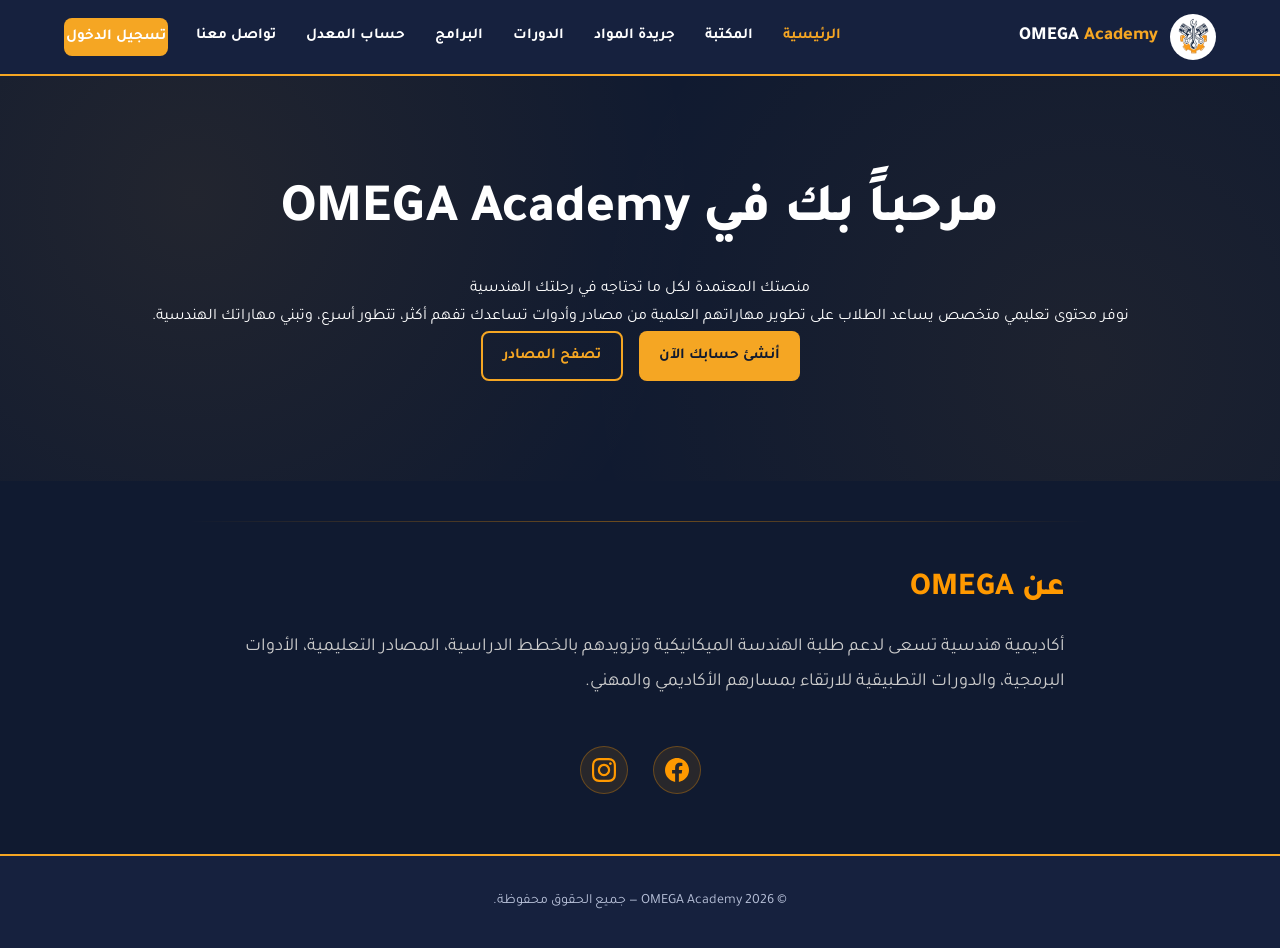
<file: index.html>
<!DOCTYPE html>
<html lang="ar" dir="rtl">
<head>
  <meta charset="UTF-8">
  <meta name="viewport" content="width=device-width, initial-scale=1.0">
  <title>OMEGA Academy | الرئيسية</title>
  <link rel="icon" href="./img/logo.png">
  <link href="https://fonts.googleapis.com/css2?family=Tajawal:wght@400;500;700;800&display=swap" rel="stylesheet">
  <link rel="stylesheet" href="./css/style.css">
  <style>
    /* خط الفاصل بعد المقدمة */
    .section-divider {
      border: 0;
      height: 1px;
      background: linear-gradient(90deg, transparent, rgba(255, 153, 0, 0.4), transparent);
      margin: 40px auto;
      width: 85%;
      max-width: 900px;
    }

    /* قسم عن OMEGA - نص حر بمحاذاة اليمين */
    .about-plain-section {
      max-width: 900px;
      margin: 0 auto 50px;
      padding: 0 25px;
      text-align: right; /* النص يمين */
    }

    .about-plain-section h2 {
      color: var(--primary-color, #ff9900);
      font-size: 2rem;
      font-weight: 800;
      margin-bottom: 15px;
    }

    .about-plain-section p {
      color: var(--text-muted, #ccc);
      font-size: 1.15rem;
      line-height: 1.9;
      margin-bottom: 0;
    }

    /* روابط التواصل الاجتماعي - في الوسط ولتحت شوي */
    .social-icons-wrapper {
      display: flex;
      justify-content: center; /* بالوسط */
      align-items: center;
      gap: 25px;
      margin-top: 45px; /* نزول لتحت شوي */
    }

    .social-icon-btn {
      display: inline-flex;
      align-items: center;
      justify-content: center;
      width: 48px;
      height: 48px;
      border-radius: 50%;
      background: rgba(255, 153, 0, 0.1);
      border: 1px solid rgba(255, 153, 0, 0.3);
      color: #ff9900;
      transition: all 0.3s ease;
      text-decoration: none;
    }

    .social-icon-btn svg {
      width: 24px;
      height: 24px;
      fill: #ff9900;
      transition: fill 0.3s ease;
    }

    .social-icon-btn:hover {
      background: #ff9900;
      transform: translateY(-4px);
      box-shadow: 0 6px 18px rgba(255, 153, 0, 0.45);
    }

    .social-icon-btn:hover svg {
      fill: #000000;
    }
  </style>
</head>
<body>

  <!-- شريط التنقل العلوي -->
  <nav class="navbar">
    <div class="brand">
      <img src="./img/logo.png" alt="شعار OMEGA Academy">
      <div class="brand-name">OMEGA <span>Academy</span></div>
    </div>
    <button class="navbar-toggle">☰</button>
    <ul class="nav-links">
      <li><a href="./index.html" class="active">الرئيسية</a></li>
      <li><a href="./resources.html">المكتبة</a></li>
      <li><a href="./subjects-newspaper.html">جريدة المواد</a></li>
      <li><a href="./courses.html">الدورات</a></li>
      <li><a href="./programs.html">البرامج</a></li>
      <li><a href="./gpa.html">حساب المعدل</a></li>
      <li><a href="./contact.html">تواصل معنا</a></li>
      <li id="auth-area"></li>
    </ul>
  </nav>

  <!-- القسم الرئيسي Hero Section (المقدمة) -->
  <section class="hero">
    <h1>مرحباً بك في <span>OMEGA Academy</span></h1>
    <p class="lead">منصتك المعتمدة لكل ما تحتاجه في رحلتك الهندسية</p>
    <p>نوفر محتوى تعليمي متخصص يساعد الطلاب على تطوير مهاراتهم العلمية من مصادر وأدوات تساعدك تفهم أكثر، تتطور أسرع، وتبني مهاراتك الهندسية.</p>

    <div class="hero-actions" id="hero-actions">
      <a href="./register.html" class="btn btn-orange">أنشئ حسابك الآن</a>
      <a href="./resources.html" class="btn btn-outline">تصفح المصادر</a>
    </div>
  </section>

  <!-- فاصل أنيق بعد المقدمة -->
  <hr class="section-divider">

  <!-- قسم عن OMEGA -->
  <section class="about-plain-section">
    <h2>عن OMEGA</h2>
    <p>
       أكاديمية هندسية تسعى لدعم طلبة الهندسة الميكانيكية وتزويدهم بالخطط الدراسية، المصادر التعليمية، الأدوات البرمجية، والدورات التطبيقية للارتقاء بمسارهم الأكاديمي والمهني.
    </p>

    <!-- روابط منصات التواصل الاجتماعي (في الوسط ومُزاحة لأسفل) -->
    <div class="social-icons-wrapper">
      <!-- لوجو فيسبوك -->
      <a href="https://www.facebook.com/share/1HXUwC6CDM/?mibextid=wwXIfr" target="_blank" rel="noopener" class="social-icon-btn" title="فيسبوك" aria-label="Facebook">
        <svg xmlns="http://www.w3.org/2000/svg" viewBox="0 0 24 24">
          <path d="M24 12.073c0-6.627-5.373-12-12-12s-12 5.373-12 12c0 5.99 4.388 10.954 10.125 11.854v-8.385H7.078v-3.47h3.047V9.43c0-3.007 1.792-4.669 4.533-4.669 1.312 0 2.686.235 2.686.235v2.953H15.83c-1.491 0-1.956.925-1.956 1.874v2.25h3.328l-.532 3.47h-2.796v8.385C19.612 23.027 24 18.062 24 12.073z"/>
        </svg>
      </a>

      <!-- لوجو انستقرام -->
      <a href="https://www.instagram.com/omega__hu?igsi=MWMzbTNhemV3dDYzbA%3D%3D&utm_source=qr" target="_blank" rel="noopener" class="social-icon-btn" title="انستقرام" aria-label="Instagram">
        <svg xmlns="http://www.w3.org/2000/svg" viewBox="0 0 24 24">
          <path d="M12 2.163c3.204 0 3.584.012 4.85.07 3.252.148 4.771 1.691 4.919 4.919.058 1.265.069 1.645.069 4.849 0 3.205-.012 3.584-.069 4.849-.149 3.225-1.664 4.771-4.919 4.919-1.266.058-1.644.07-4.85.07-3.204 0-3.584-.012-4.849-.07-3.26-.149-4.771-1.699-4.919-4.92-.058-1.265-.07-1.644-.07-4.849 0-3.204.013-3.583.07-4.849.149-3.227 1.664-4.771 4.919-4.919 1.266-.057 1.645-.069 4.849-.069zm0-2.163c-3.259 0-3.667.014-4.947.072-4.358.2-6.78 2.618-6.98 6.98-.059 1.281-.073 1.689-.073 4.948 0 3.259.014 3.668.072 4.948.2 4.358 2.618 6.78 6.98 6.98 1.281.058 1.689.072 4.948.072 3.259 0 3.668-.014 4.948-.072 4.354-.2 6.782-2.618 6.979-6.98.059-1.28.073-1.689.073-4.948 0-3.259-.014-3.667-.072-4.947-.196-4.354-2.617-6.78-6.979-6.98-1.281-.059-1.69-.073-4.949-.073zm0 5.838c-3.403 0-6.162 2.759-6.162 6.162s2.759 6.163 6.162 6.163 6.162-2.759 6.162-6.163c0-3.403-2.759-6.162-6.162-6.162zm0 10.162c-2.209 0-4-1.79-4-4 0-2.209 1.791-4 4-4s4 1.791 4 4c0 2.21-1.791 4-4 4zm6.406-11.845c-.796 0-1.441.645-1.441 1.44s.645 1.44 1.441 1.44c.795 0 1.439-.645 1.439-1.44s-.644-1.44-1.439-1.44z"/>
        </svg>
      </a>
    </div>
  </section>

  <!-- التذييل Footer -->
  <footer>
    <p>© 2026 OMEGA Academy — جميع الحقوق محفوظة.</p>
  </footer>

  <script src="./js/app.js"></script>
</body>
</html>
</file>
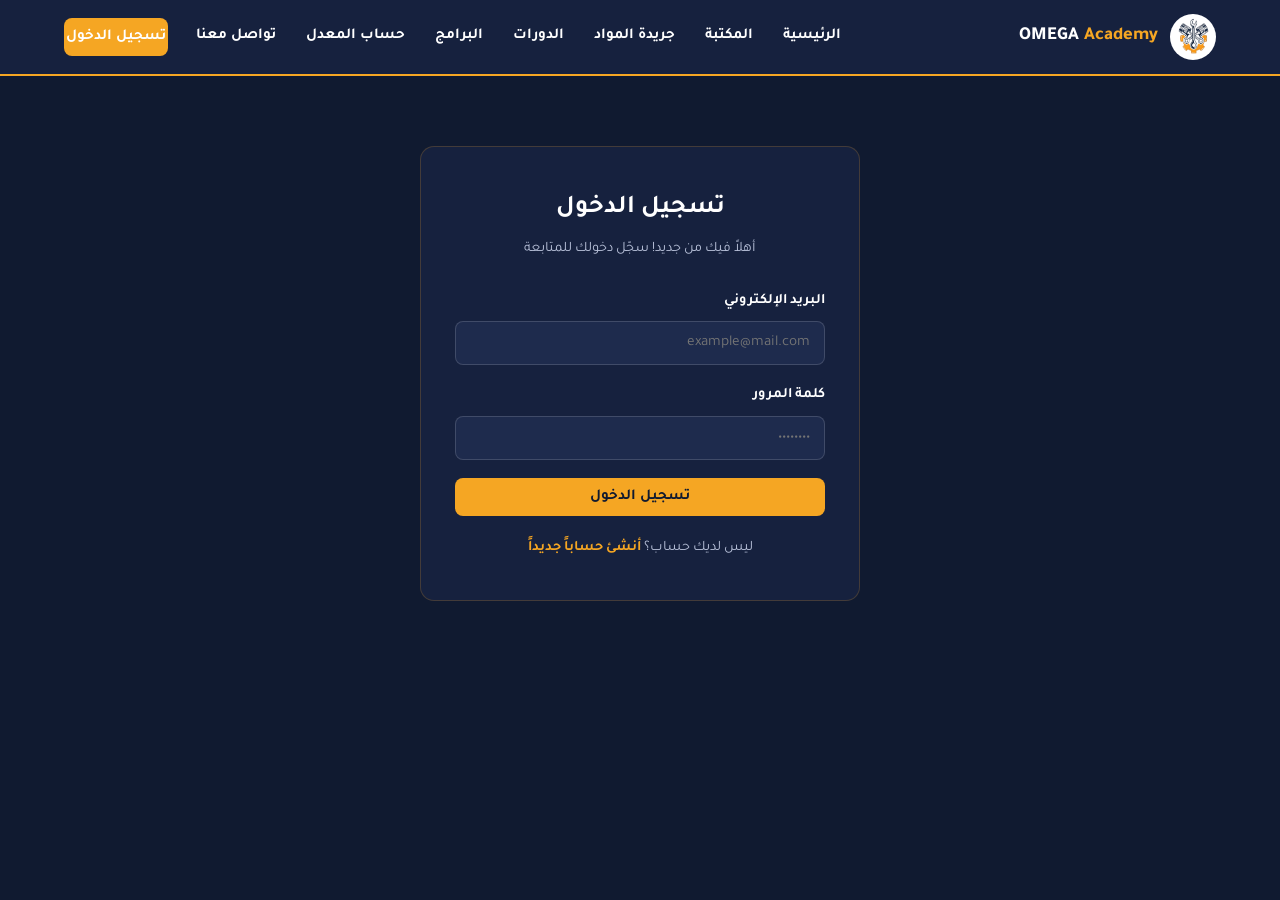
<file: admin.html>
<!DOCTYPE html>
<html lang="ar" dir="rtl">
<head>
<meta charset="UTF-8">
<meta name="viewport" content="width=device-width, initial-scale=1.0">
<title>لوحة التحكم | OMEGA Academy</title>
<link rel="icon" href="./img/logo.png">
<link href="https://fonts.googleapis.com/css2?family=Tajawal:wght@400;500;700;800&display=swap" rel="stylesheet">
<link rel="stylesheet" href="./css/style.css">
</head>
<body>

<nav class="navbar">
  <div class="brand">
    <img src="./img/logo.png" alt="شعار OMEGA Academy">
    <div class="brand-name">OMEGA <span>Academy</span></div>
  </div>
  <button class="navbar-toggle">☰</button>
  <ul class="nav-links">
    <li><a href="./index.html">الرئيسية</a></li>
    <li><a href="./dashboard.html">حسابي</a></li>
    <li id="auth-area"></li>
  </ul>
</nav>

<section class="section">
  <h2 class="section-title">لوحة تحكم الأدمن</h2>
  <p class="section-subtitle">إدارة المصادر التعليمية، البرامج، والمستخدمين</p>

  <div class="tabs">
    <button class="tab-btn active" data-tab="resources">المكتبة</button>
    <li><a href="./subjects-newspaper.html">جريدة المواد</a></li>
    <button class="tab-btn" data-tab="programs">البرامج</button>
    <button class="tab-btn" data-tab="courses">الدورات</button>
    <button class="tab-btn" data-tab="users">المستخدمون</button>
  </div>

  <!-- تبويب المصادر -->
  <div class="tab-panel active" id="tab-resources">
    <div class="table-wrap" style="margin-bottom:24px;">
      <h3 style="margin-bottom:16px;">إضافة مصدر جديد</h3>
      <form id="resource-form">
        <div class="course-row" style="grid-template-columns: 1.5fr 1fr 1fr 1.5fr 1fr auto;">
          <input type="text" placeholder="العنوان" name="title" required>
          <input type="text" placeholder="التخصص" name="subject" required>
          <input type="text" placeholder="النوع (فيديو/PDF)" name="type">
          <input type="text" placeholder="الرابط" name="url">
          <input type="text" placeholder="وصف مختصر" name="description">
          <button type="submit" class="btn btn-orange btn-small">إضافة</button>
        </div>
      </form>
    </div>
    <div class="table-wrap">
      <table>
        <thead><tr><th>العنوان</th><th>التخصص</th><th>النوع</th><th></th></tr></thead>
        <tbody id="resources-tbody"></tbody>
      </table>
    </div>
  </div>

  <!-- تبويب البرامج -->
  <div class="tab-panel" id="tab-programs">
    <div class="table-wrap" style="margin-bottom:24px;">
      <h3 style="margin-bottom:16px;">إضافة برنامج جديد</h3>
      <form id="program-form">
        <div class="course-row" style="grid-template-columns: 1.5fr 2fr 1fr auto;">
          <input type="text" placeholder="عنوان البرنامج" name="title" required>
          <input type="text" placeholder="الوصف" name="description">
          <input type="text" placeholder="المدة (مثال: 4 أسابيع)" name="duration">
          <button type="submit" class="btn btn-orange btn-small">إضافة</button>
        </div>
      </form>
    </div>
    <div class="table-wrap">
      <table>
        <thead><tr><th>العنوان</th><th>المدة</th><th></th></tr></thead>
        <tbody id="programs-tbody"></tbody>
      </table>
    </div>
  </div>


  <!-- تبويب الدورات -->
  <div class="tab-panel" id="tab-courses">
    <div class="table-wrap" style="margin-bottom:24px;">
      <h3 style="margin-bottom:16px;">إضافة دورة جديدة</h3>
      <form id="course-form">
        <div class="course-row" style="grid-template-columns: 1.5fr 2fr 1fr 1fr auto;">
          <input type="text" placeholder="عنوان الدورة" name="title" required>
          <input type="text" placeholder="الوصف" name="description">
          <input type="text" placeholder="المدة" name="duration">
          <input type="text" placeholder="التصنيف" name="category">
          <button type="submit" class="btn btn-orange btn-small">إضافة</button>
        </div>
      </form>
    </div>
    <div class="table-wrap"><table><thead><tr><th>العنوان</th><th>التصنيف</th><th>المدة</th><th></th></tr></thead><tbody id="courses-tbody"></tbody></table></div>
  </div>

  <!-- تبويب المستخدمين -->
  <div class="tab-panel" id="tab-users">
    <div class="table-wrap">
      <table>
        <thead><tr><th>الاسم</th><th>البريد الإلكتروني</th><th>الصلاحية</th><th></th></tr></thead>
        <tbody id="users-tbody"></tbody>
      </table>
    </div>
  </div>
</section>

<script src="./js/app.js"></script>
<script>
let currentUser = null;

// ---------- التبويبات ----------
document.querySelectorAll('.tab-btn').forEach(btn => {
  btn.addEventListener('click', () => {
    document.querySelectorAll('.tab-btn').forEach(b => b.classList.remove('active'));
    document.querySelectorAll('.tab-panel').forEach(p => p.classList.remove('active'));
    btn.classList.add('active');
    document.getElementById(`tab-${btn.dataset.tab}`).classList.add('active');
  });
});

// ---------- المصادر ----------
async function loadResources() {
  const data = await api('/api/resources');
  const tbody = document.getElementById('resources-tbody');
  if (!data.resources.length) {
    tbody.innerHTML = '<tr><td colspan="4">لا يوجد مصادر بعد</td></tr>';
    return;
  }
  tbody.innerHTML = data.resources.map(r => `
    <tr>
      <td>${escapeHtml(r.title)}</td>
      <td>${escapeHtml(r.subject)}</td>
      <td>${escapeHtml(r.type || '-')}</td>
      <td><button class="btn btn-danger btn-small" data-id="${r.id}" data-type="resource">حذف</button></td>
    </tr>
  `).join('');
}

document.getElementById('resource-form').addEventListener('submit', async (e) => {
  e.preventDefault();
  const form = new FormData(e.target);
  await api('/api/resources', {
    method: 'POST',
    body: JSON.stringify({
      title: form.get('title'),
      subject: form.get('subject'),
      type: form.get('type'),
      url: form.get('url'),
      description: form.get('description')
    })
  });
  e.target.reset();
  loadResources();
});

// ---------- البرامج ----------
async function loadPrograms() {
  const data = await api('/api/programs');
  const tbody = document.getElementById('programs-tbody');
  if (!data.programs.length) {
    tbody.innerHTML = '<tr><td colspan="3">لا يوجد برامج بعد</td></tr>';
    return;
  }
  tbody.innerHTML = data.programs.map(p => `
    <tr>
      <td>${escapeHtml(p.title)}</td>
      <td>${escapeHtml(p.duration || '-')}</td>
      <td><button class="btn btn-danger btn-small" data-id="${p.id}" data-type="program">حذف</button></td>
    </tr>
  `).join('');
}

document.getElementById('program-form').addEventListener('submit', async (e) => {
  e.preventDefault();
  const form = new FormData(e.target);
  await api('/api/programs', {
    method: 'POST',
    body: JSON.stringify({
      title: form.get('title'),
      description: form.get('description'),
      duration: form.get('duration')
    })
  });
  e.target.reset();
  loadPrograms();
});

// ---------- الدورات ----------
async function loadCourses() {
  const data = await api('/api/courses');
  const tbody = document.getElementById('courses-tbody');
  if (!data.courses.length) { tbody.innerHTML = '<tr><td colspan="4">لا يوجد دورات بعد</td></tr>'; return; }
  tbody.innerHTML = data.courses.map(c => `<tr><td>${escapeHtml(c.title)}</td><td>${escapeHtml(c.category || '-')}</td><td>${escapeHtml(c.duration || '-')}</td><td><button class="btn btn-danger btn-small" data-id="${c.id}" data-type="course">حذف</button></td></tr>`).join('');
}

document.getElementById('course-form').addEventListener('submit', async (e) => {
  e.preventDefault();
  const form = new FormData(e.target);
  await api('/api/courses', { method: 'POST', body: JSON.stringify({ title: form.get('title'), description: form.get('description'), duration: form.get('duration'), category: form.get('category') }) });
  e.target.reset(); loadCourses();
});

// ---------- المستخدمون ----------
async function loadUsers() {
  const data = await api('/api/admin/users');
  const tbody = document.getElementById('users-tbody');
  tbody.innerHTML = data.users.map(u => `
    <tr>
      <td>${escapeHtml(u.name)}</td>
      <td>${escapeHtml(u.email)}</td>
      <td>${u.role === 'admin' ? 'أدمن' : 'طالب'}</td>
      <td style="display:flex; gap:8px;">
        ${u.id !== currentUser.id ? `
          <button class="btn btn-outline btn-small" data-id="${u.id}" data-type="role" data-role="${u.role === 'admin' ? 'student' : 'admin'}">
            ${u.role === 'admin' ? 'إزالة صلاحية أدمن' : 'ترقية لأدمن'}
          </button>
          <button class="btn btn-danger btn-small" data-id="${u.id}" data-type="user">حذف</button>
        ` : '<span style="color:var(--gray-text);">(حسابك)</span>'}
      </td>
    </tr>
  `).join('');
}

// ---------- تفويض النقر على أزرار الحذف/التعديل ----------
document.addEventListener('click', async (e) => {
  const btn = e.target.closest('button[data-type]');
  if (!btn) return;
  const { id, type, role } = btn.dataset;

  if (type === 'resource' && confirm('هل تريد حذف هذا المصدر؟')) {
    await api(`/api/resources/${id}`, { method: 'DELETE' });
    loadResources();
  }
  if (type === 'program' && confirm('هل تريد حذف هذا البرنامج؟')) {
    await api(`/api/programs/${id}`, { method: 'DELETE' });
    loadPrograms();
  }
  if (type === 'course' && confirm('هل تريد حذف هذه الدورة؟')) {
    await api(`/api/courses/${id}`, { method: 'DELETE' });
    loadCourses();
  }
  if (type === 'user' && confirm('هل تريد حذف هذا المستخدم؟')) {
    await api(`/api/admin/users/${id}`, { method: 'DELETE' });
    loadUsers();
  }
  if (type === 'role') {
    await api(`/api/admin/users/${id}/role`, { method: 'PUT', body: JSON.stringify({ role }) });
    loadUsers();
  }
});

(async () => {
  currentUser = await requireAuth({ adminOnly: true });
  if (!currentUser) return;
  loadResources();
  loadPrograms();
  loadCourses();
  loadUsers();
})();
</script>
</body>
</html>
</file>
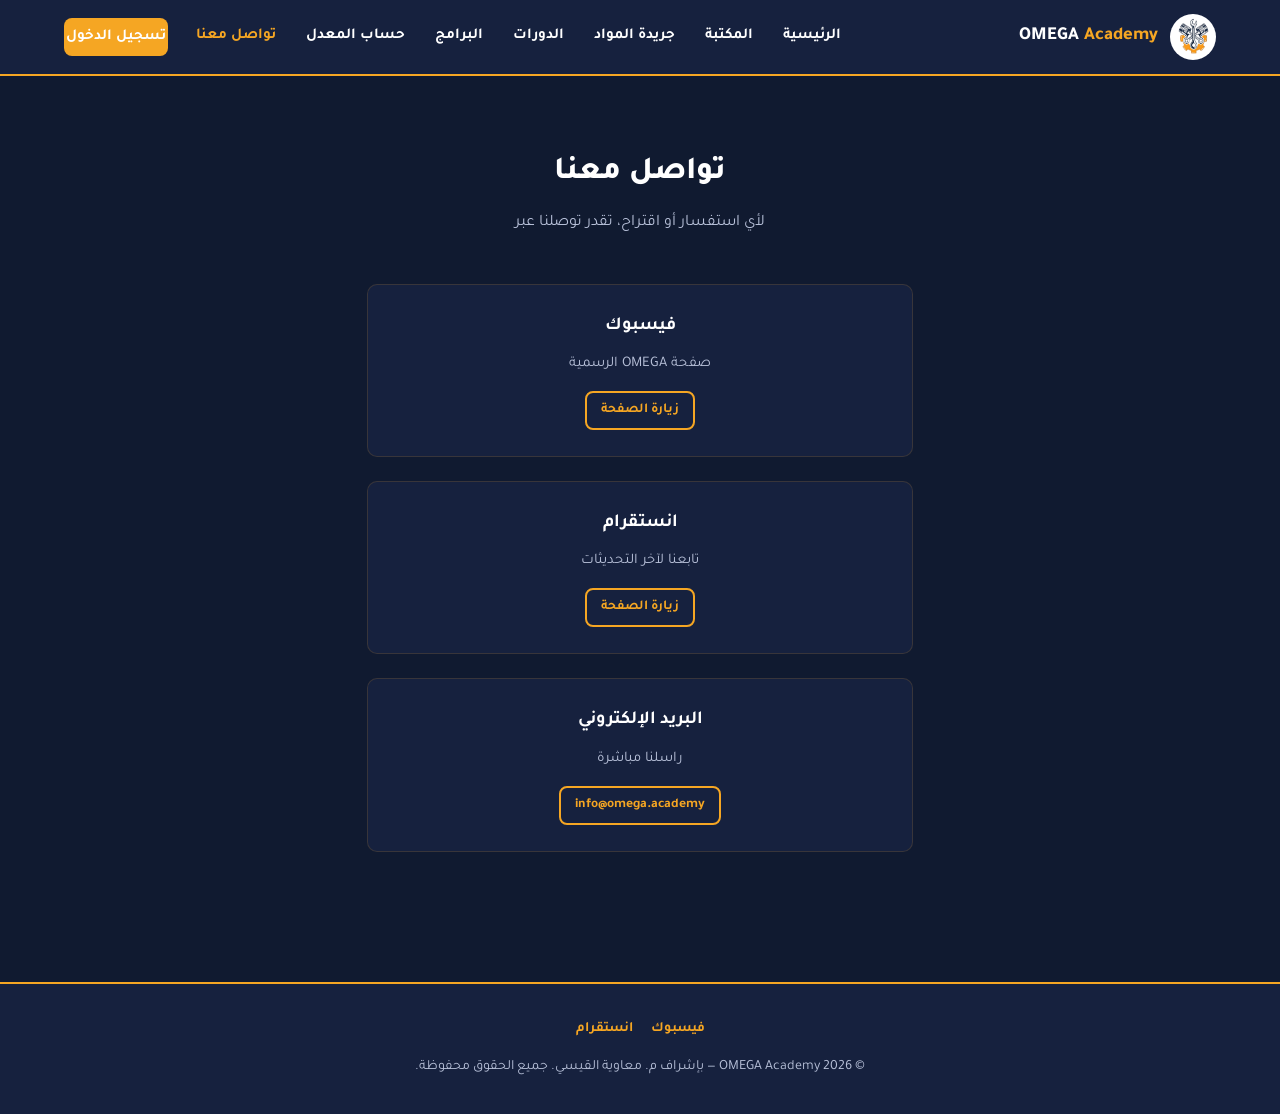
<file: contact.html>
<!DOCTYPE html>
<html lang="ar" dir="rtl">
<head>
<meta charset="UTF-8">
<meta name="viewport" content="width=device-width, initial-scale=1.0">
<title>تواصل معنا | OMEGA Academy</title>
<link rel="icon" href="./img/logo.png">
<link href="https://fonts.googleapis.com/css2?family=Tajawal:wght@400;500;700;800&display=swap" rel="stylesheet">
<link rel="stylesheet" href="./css/style.css">
</head>
<body>

<nav class="navbar">
  <div class="brand">
    <img src="./img/logo.png" alt="شعار OMEGA Academy">
    <div class="brand-name">OMEGA <span>Academy</span></div>
  </div>
  <button class="navbar-toggle">☰</button>
  <ul class="nav-links">
    <li><a href="./index.html">الرئيسية</a></li>
    <li><a href="./resources.html">المكتبة</a></li>
    <li><a href="./subjects-newspaper.html">جريدة المواد</a></li>
    <li><a href="./courses.html">الدورات</a></li>
    <li><a href="./programs.html">البرامج</a></li>
    <li><a href="./gpa.html">حساب المعدل</a></li>
    <li><a href="./contact.html" class="active">تواصل معنا</a></li>
    <li id="auth-area"></li>
  </ul>
</nav>

<section class="section" style="max-width:700px;">
  <h2 class="section-title">تواصل معنا</h2>
  <p class="section-subtitle">لأي استفسار أو اقتراح، تقدر توصلنا عبر</p>
  <div class="grid">
    <div class="card center">
      <h3>فيسبوك</h3>
      <p>صفحة OMEGA الرسمية</p>
      <a href="https://www.facebook.com/share/1HXUwC6CDM/?mibextid=wwXIfr" target="_blank" rel="noopener" class="btn btn-outline btn-small">زيارة الصفحة</a>
    </div>
    <div class="card center">
      <h3>انستقرام</h3>
      <p>تابعنا لآخر التحديثات</p>
      <a href="https://www.instagram.com/omega__hu?igsi=MWMzbTNhemV3dDYzbA%3D%3D&utm_source=qr" target="_blank" rel="noopener" class="btn btn-outline btn-small">زيارة الصفحة</a>
    </div>
    <div class="card center">
      <h3>البريد الإلكتروني</h3>
      <p>راسلنا مباشرة</p>
      <a href="mailto:info@omega.academy" class="btn btn-outline btn-small">info@omega.academy</a>
    </div>
  </div>
</section>

<footer>
  <div class="social">
    <a href="https://facebook.com" target="_blank" rel="noopener">فيسبوك</a>
    <a href="https://instagram.com" target="_blank" rel="noopener">انستقرام</a>
  </div>
  <p>© 2026 OMEGA Academy — بإشراف م. معاوية القيسي. جميع الحقوق محفوظة.</p>
</footer>

<script src="./js/app.js"></script>
</body>
</html>
</file>
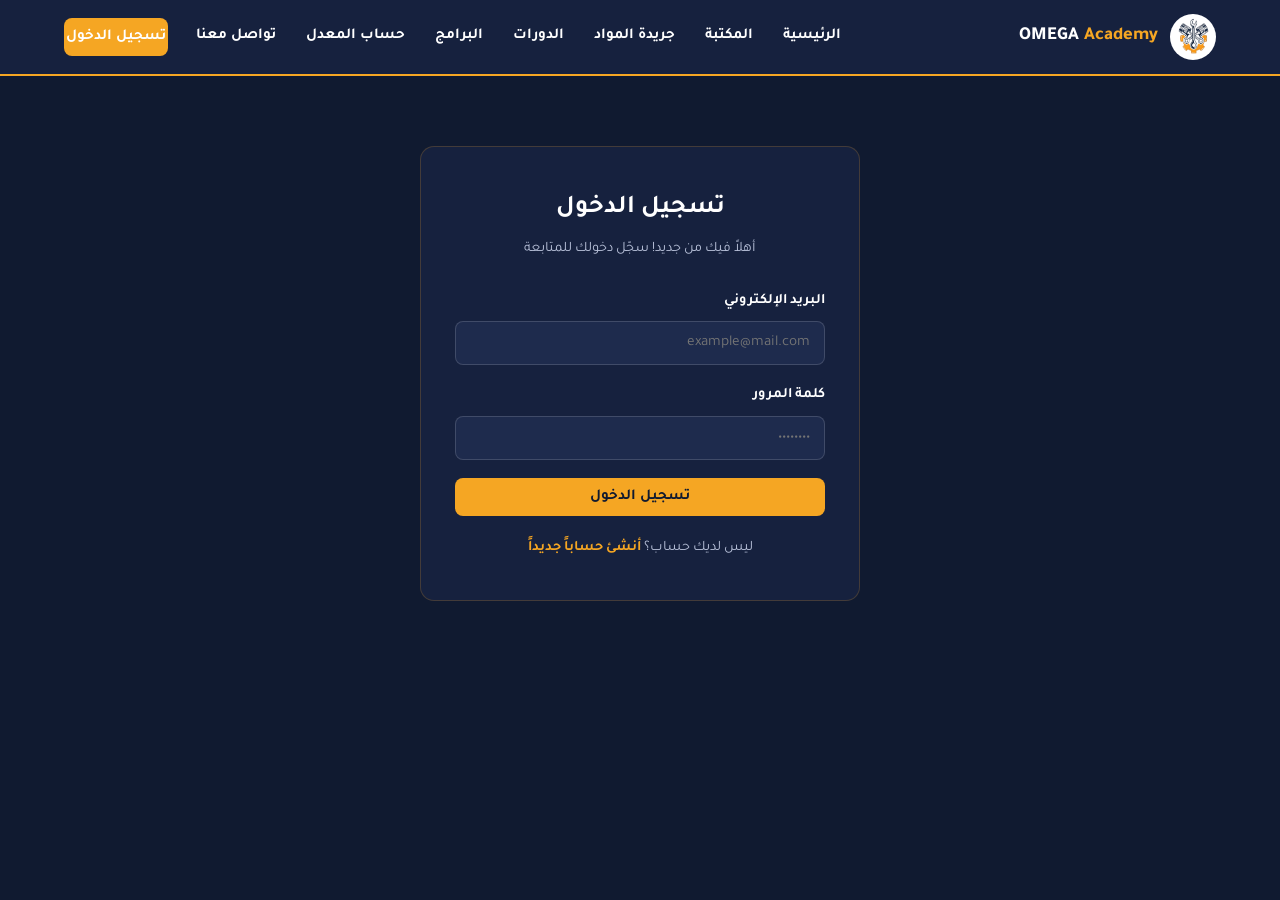
<file: dashboard.html>
<!DOCTYPE html>
<html lang="ar" dir="rtl">
<head>
<meta charset="UTF-8">
<meta name="viewport" content="width=device-width, initial-scale=1.0">
<title>حسابي | OMEGA Academy</title>
<link rel="icon" href="./img/logo.png">
<link href="https://fonts.googleapis.com/css2?family=Tajawal:wght@400;500;700;800&display=swap" rel="stylesheet">
<link rel="stylesheet" href="./css/style.css">
</head>
<body>

<nav class="navbar">
  <div class="brand">
    <img src="./img/logo.png" alt="شعار OMEGA Academy">
    <div class="brand-name">OMEGA <span>Academy</span></div>
  </div>
  <button class="navbar-toggle">☰</button>
  <ul class="nav-links">
    <li><a href="./index.html">الرئيسية</a></li>
    <li><a href="./resources.html">المكتبة</a></li>
    <li><a href="./subjects-newspaper.html">جريدة المواد</a></li>
    <li><a href="./courses.html">الدورات</a></li>
    <li><a href="./programs.html">البرامج</a></li>
    <li><a href="./gpa.html">حساب المعدل</a></li>
    <li><a href="./contact.html">تواصل معنا</a></li>
    <li id="auth-area"></li>
  </ul>
</nav>

<section class="section">
  <h2 class="section-title" id="welcome-title">حساب المعدل...</h2>
  <p class="section-subtitle">هذا حساب المعدل الخاص فيك. اختر من الخيارات تحت للمتابعة</p>
  <div class="grid">
    <div class="card">
      <span class="badge">المكتبة</span>
      <h3>مكتبة OMEGA</h3>
      <p>تصفح كل المصادر المتوفرة  .</p>
      <a href="./resources.html" class="btn btn-outline btn-small">فتح المصادر</a>
    </div>
    <div class="card">
      <span class="badge">المعدل</span>
      <h3>حساب المعدل</h3>
      <p>احسب معدلك الفصلي أو التراكمي بسهولة.</p>
      <a href="./gpa.html" class="btn btn-outline btn-small">حساب المعدل</a>
    </div>
    <div class="card">
      <span class="badge">البرامج</span>
      <h3>البرامج الهندسية</h3>
      <p>اكتشف البرامج المتاحة حالياً في الأكاديمية.</p>
      <a href="./programs.html" class="btn btn-outline btn-small">تصفح البرامج</a>
    </div>
  </div>
</section>

<footer>
  <div class="social">
    <a href="https://www.facebook.com/share/1HXUwC6CDM/?mibextid=wwXIfr" target="_blank" rel="noopener">فيسبوك</a>
    <a href="https://www.instagram.com/omega__hu?igsi=MWMzbTNhemV3dDYzbA%3D%3D&utm_source=qr" target="_blank" rel="noopener">انستقرام</a>
  </div>
  <p>© 2026 OMEGA Academy — بإشراف م. معاوية القيسي. جميع الحقوق محفوظة.</p>
</footer>

<script src="./js/app.js"></script>
<script>
(async () => {
  const user = await requireAuth();
  if (!user) return;
  document.getElementById('welcome-title').textContent = `أهلاً فيك، ${user.name} 👋`;
})();
</script>
</body>
</html>
</file>
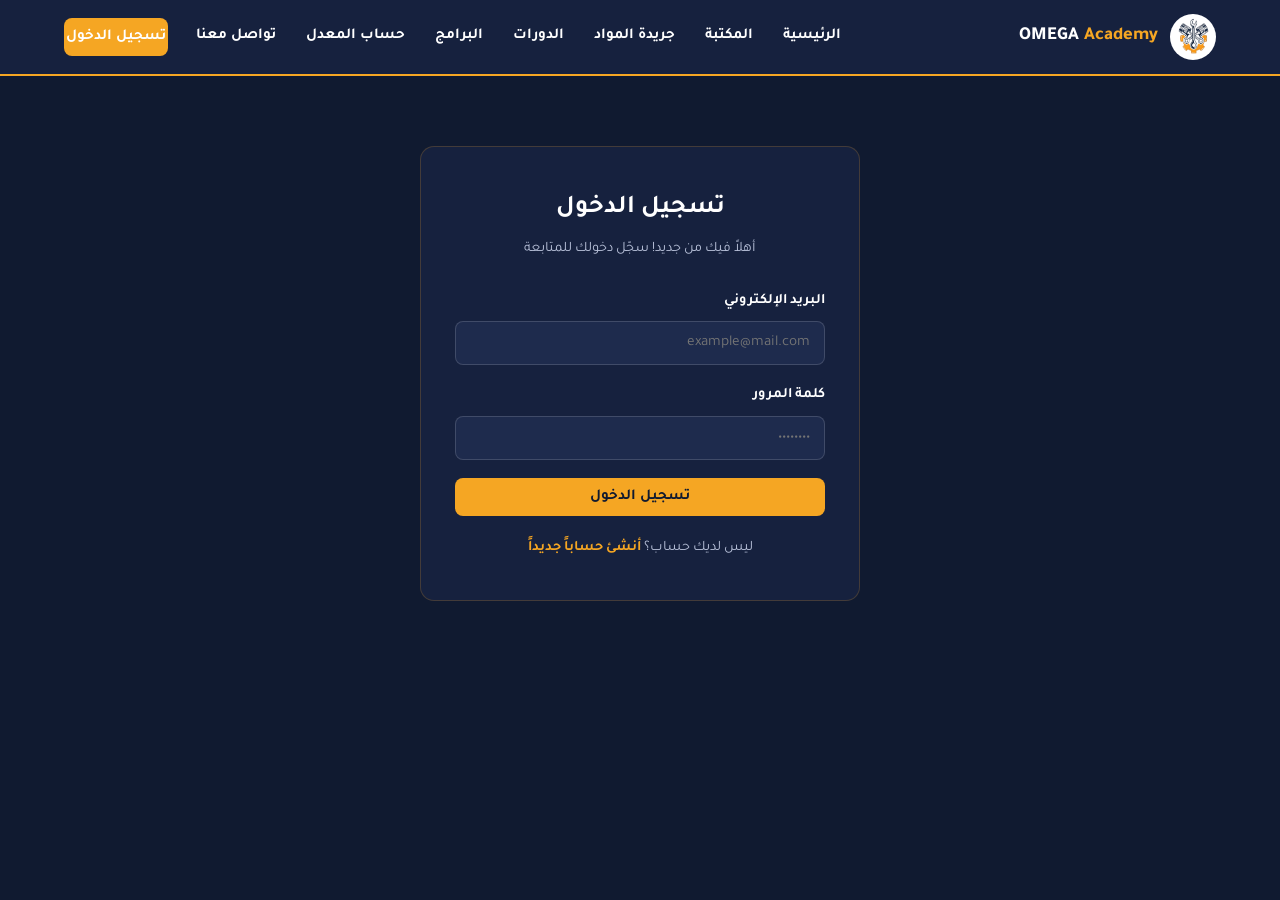
<file: gpa.html>
<!DOCTYPE html>
<html lang="ar" dir="rtl">
<head>
<meta charset="UTF-8">
<meta name="viewport" content="width=device-width, initial-scale=1.0">
<title>حساب المعدل | OMEGA Academy</title>
<link rel="icon" href="./img/logo.png">
<link href="https://fonts.googleapis.com/css2?family=Tajawal:wght@400;500;700;800&display=swap" rel="stylesheet">
<link rel="stylesheet" href="./css/style.css">
</head>
<body>
<nav class="navbar">
  <div class="brand"><img src="./img/logo.png" alt="شعار OMEGA Academy"><div class="brand-name">OMEGA <span>Academy</span></div></div>
  <button class="navbar-toggle">☰</button>
  <ul class="nav-links">
    <li><a href="./index.html">الرئيسية</a></li>
    <li><a href="./resources.html">المكتبة</a></li>
    <li><a href="./subjects-newspaper.html">جريدة المواد</a></li>
    <li><a href="./courses.html">الدورات</a></li>
    <li><a href="./programs.html">البرامج</a></li>
    <li><a href="./gpa.html" class="active">حساب المعدل</a></li>
    <li><a href="./contact.html">تواصل معنا</a></li>
    <li id="auth-area"></li>
  </ul>
</nav>

<section class="section gpa-page">
  <h2 class="section-title">نموذج حساب المعدل التراكمي والفصلي (نظام 4.0)</h2>
  <p class="section-subtitle">أدخل بياناتك السابقة ومواد الفصل الحالي لتحصل على المعدل الفصلي والتراكمي مباشرة.</p>

  <div class="gpa-box">
    <fieldset>
      <legend>البيانات المتراكمة السابقة</legend>
      <div class="gpa-fields two-col">
        <div class="field"><label for="previous-gpa">المعدل التراكمي السابق</label><input id="previous-gpa" type="number" min="0" max="4" step="0.01" placeholder="مثال: 3.25"></div>
        <div class="field"><label for="previous-hours">الساعات المقطوعة السابقة</label><input id="previous-hours" type="number" min="0" step="1" placeholder="مثال: 30"></div>
      </div>
    </fieldset>

    <fieldset>
      <legend>مواد الفصل الدراسي الحالي</legend>
      <div class="course-head"><span>عدد الساعات</span><span>الرمز المتوقع</span><span>إعادة مادة؟</span><span>الرمز السابق</span><span></span></div>
      <div id="courses-container"></div>
      <button class="btn btn-outline btn-small mt-20" id="add-course">+ إضافة مادة للتقويم</button>
    </fieldset>

    <div class="gpa-actions">
      <button class="btn btn-orange" id="calculate-btn">حساب المعدل</button>
      <span class="form-msg" id="msg"></span>
    </div>

    <div class="gpa-results" aria-live="polite">
      <div class="result-card"><div class="result-value" id="semester-gpa">0.00</div><div class="result-label">المعدل الفصلي الحالي</div></div>
      <div class="result-card"><div class="result-value" id="semester-hours">0</div><div class="result-label">الساعات الداخلة في حساب المعدل الفصلي</div></div>
      <div class="result-card"><div class="result-value" id="cumulative-gpa">0.00</div><div class="result-label">المعدل التراكمي</div></div>
      <div class="result-card"><div class="result-value" id="cumulative-hours">0</div><div class="result-label">الساعات الداخلة في حساب المعدل التراكمي</div></div>
    </div>
  </div>
</section>

<footer><div class="social"><a href="https://www.facebook.com/share/1HXUwC6CDM/?mibextid=wwXIfr" target="_blank" rel="noopener">فيسبوك</a><a href="https://www.instagram.com/omega__hu?igsi=MWMzbTNhemV3dDYzbA%3D%3D&utm_source=qr" target="_blank" rel="noopener">انستقرام</a></div><p>© 2026 OMEGA Academy — بإشراف م. معاوية القيسي. جميع الحقوق محفوظة.</p></footer>
<script src="./js/app.js"></script>
<script>
// سلم علامات الجامعة (نظام 4.0)
const GRADE_POINTS = {
  'A+': 4.0, 'A': 3.75, 'A-': 3.5,
  'B+': 3.25, 'B': 3.0, 'B-': 2.75,
  'C+': 2.5, 'C': 2.25, 'C-': 2.0,
  'D+': 1.75, 'D': 1.5, 'F': 0.0
};
const GRADES = Object.keys(GRADE_POINTS);

let courses = [];

function courseRowHtml(course, index) {
  const gradeOptions = GRADES.map(g => `<option value="${g}" ${course.grade === g ? 'selected' : ''}>${g}</option>`).join('');
  const prevGradeOptions = GRADES.map(g => `<option value="${g}" ${course.previousGrade === g ? 'selected' : ''}>${g}</option>`).join('');
  const repeatOptions = `<option value="no" ${course.repeat !== 'yes' ? 'selected' : ''}>لا</option><option value="yes" ${course.repeat === 'yes' ? 'selected' : ''}>نعم</option>`;
  
  return `
    <div class="gpa-course-row" data-index="${index}">
      <input type="number" min="1" max="6" step="1" class="course-hours" value="${course.hours || ''}" placeholder="3">
      <select class="course-grade"><option value="">اختر الرمز</option>${gradeOptions}</select>
      <select class="course-repeat">${repeatOptions}</select>
      <select class="course-previous" ${course.repeat === 'yes' ? '' : 'disabled'}><option value="">الرمز السابق</option>${prevGradeOptions}</select>
      <button class="btn btn-danger btn-small remove-course" type="button">حذف</button>
    </div>`;
}

function renderCourses() {
  const container = document.getElementById('courses-container');
  if (!courses.length) {
    container.innerHTML = '<p class="empty-state">أضف مواد الفصل الحالي للبدء.</p>';
    return;
  }
  container.innerHTML = courses.map(courseRowHtml).join('');
  container.querySelectorAll('.gpa-course-row').forEach(row => {
    const index = Number(row.dataset.index);
    row.querySelector('.course-hours').addEventListener('input', e => courses[index].hours = e.target.value);
    row.querySelector('.course-grade').addEventListener('change', e => courses[index].grade = e.target.value);
    row.querySelector('.course-repeat').addEventListener('change', e => {
      courses[index].repeat = e.target.value;
      renderCourses();
    });
    row.querySelector('.course-previous').addEventListener('change', e => courses[index].previousGrade = e.target.value);
    row.querySelector('.remove-course').addEventListener('click', () => { courses.splice(index, 1); renderCourses(); });
  });
}

function calculateGPA() {
  const previousGpa = parseFloat(document.getElementById('previous-gpa').value) || 0;
  const previousHours = parseInt(document.getElementById('previous-hours').value) || 0;

  let semHours = 0;
  let semPoints = 0;

  let newCumHours = previousHours;
  let totalCumPoints = previousGpa * previousHours;

  for (const c of courses) {
    const h = parseInt(c.hours) || 0;
    const gPoints = GRADE_POINTS[c.grade];

    if (h > 0 && gPoints !== undefined) {
      semHours += h;
      semPoints += gPoints * h;

      if (c.repeat === 'yes') {
        const prevGPoints = GRADE_POINTS[c.previousGrade] || 0;
        // خصم نقاط وساعات المادة السابقة وإضافة الجديدة
        totalCumPoints = totalCumPoints - (prevGPoints * h) + (gPoints * h);
      } else {
        newCumHours += h;
        totalCumPoints += gPoints * h;
      }
    }
  }

  const semesterGpa = semHours > 0 ? (semPoints / semHours) : 0;
  const cumulativeGpa = newCumHours > 0 ? (totalCumPoints / newCumHours) : 0;

  const results = {
    semesterGpa: semesterGpa.toFixed(2),
    semesterHours: semHours,
    cumulativeGpa: cumulativeGpa.toFixed(2),
    cumulativeHours: newCumHours
  };

  showResults(results);

  // حفظ البيانات محلياً
  const gpaData = { previousGpa, previousHours, courses };
  localStorage.setItem('gpa_data', JSON.stringify(gpaData));
}

function showResults(data) {
  document.getElementById('semester-gpa').textContent = data.semesterGpa || '0.00';
  document.getElementById('semester-hours').textContent = data.semesterHours || 0;
  document.getElementById('cumulative-gpa').textContent = data.cumulativeGpa || '0.00';
  document.getElementById('cumulative-hours').textContent = data.cumulativeHours || 0;
}

document.getElementById('add-course').addEventListener('click', () => {
  courses.push({ hours: '3', grade: '', repeat: 'no', previousGrade: '' });
  renderCourses();
});

document.getElementById('calculate-btn').addEventListener('click', () => {
  const msg = document.getElementById('msg');
  const previousGpa = parseFloat(document.getElementById('previous-gpa').value) || 0;
  if (previousGpa < 0 || previousGpa > 4) { 
    showMsg(msg, 'المعدل التراكمي السابق يجب أن يكون بين 0 و 4.', 'error'); 
    return; 
  }
  calculateGPA();
  showMsg(msg, 'تم حساب المعدل وحفظه بنجاح.', 'success');
});

// استرجاع البيانات والتحقق من تسجيل الدخول
(() => {
  const user = requireAuth();
  if (!user) return;
  
  try {
    const saved = localStorage.getItem('gpa_data');
    if (saved) {
      const data = JSON.parse(saved);
      document.getElementById('previous-gpa').value = data.previousGpa || '';
      document.getElementById('previous-hours').value = data.previousHours || '';
      courses = data.courses || [];
      renderCourses();
      calculateGPA();
    } else {
      renderCourses();
    }
  } catch (err) {
    renderCourses();
  }
})();
</script>
</body>
</html>
</file>
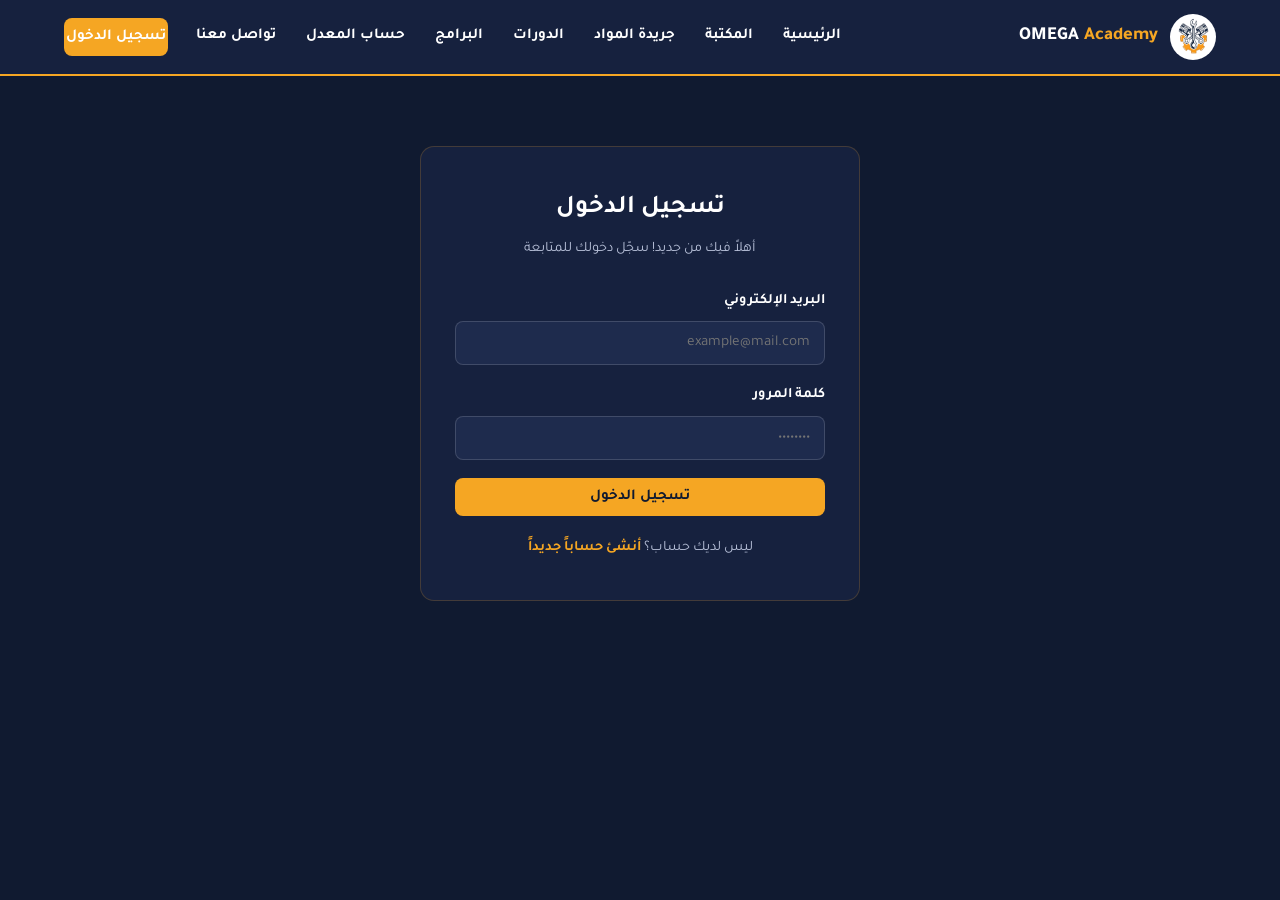
<file: login.html>
<!DOCTYPE html>
<html lang="ar" dir="rtl">
<head>
<meta charset="UTF-8">
<meta name="viewport" content="width=device-width, initial-scale=1.0">
<title>تسجيل الدخول | OMEGA Academy</title>
<link rel="icon" href="./img/logo.png">
<link href="https://fonts.googleapis.com/css2?family=Tajawal:wght@400;500;700;800&display=swap" rel="stylesheet">
<link rel="stylesheet" href="./css/style.css">
</head>
<body>

<nav class="navbar">
  <div class="brand">
    <img src="./img/logo.png" alt="شعار OMEGA Academy">
    <div class="brand-name">OMEGA <span>Academy</span></div>
  </div>
  <button class="navbar-toggle">☰</button>
  <ul class="nav-links">
    <li><a href="./index.html">الرئيسية</a></li>
    <li><a href="./resources.html">المكتبة</a></li>
    <li><a href="./subjects-newspaper.html">جريدة المواد</a></li>
    <li><a href="./courses.html">الدورات</a></li>
    <li><a href="./programs.html">البرامج</a></li>
    <li><a href="./gpa.html">حساب المعدل</a></li>
    <li><a href="./contact.html">تواصل معنا</a></li>
    <li id="auth-area"></li>
  </ul>
</nav>

<div class="auth-wrap">
  <h2>تسجيل الدخول</h2>
  <p class="sub">أهلاً فيك من جديد! سجّل دخولك للمتابعة</p>
  <div class="form-msg" id="msg"></div>
  <form id="login-form">
    <div class="field">
      <label>البريد الإلكتروني</label>
      <input type="email" name="email" required placeholder="example@mail.com">
    </div>
    <div class="field">
      <label>كلمة المرور</label>
      <input type="password" name="password" required placeholder="••••••••">
    </div>
    <button type="submit" class="btn btn-orange" style="width:100%; justify-content:center;">تسجيل الدخول</button>
  </form>
  <p class="auth-switch">ليس لديك حساب؟ <a href="./register.html">أنشئ حساباً جديداً</a></p>
</div>

<script src="./js/app.js"></script>

<script>
document.getElementById('login-form').addEventListener('submit', async (e) => {
    e.preventDefault();
    
    const email = document.querySelectorAll('input')[0].value.trim();
    const password = document.querySelectorAll('input')[1].value.trim();
    const msgDiv = document.getElementById('msg');

    try {
        const res = await fetch('/api/login', {
            method: 'POST',
            headers: { 'Content-Type': 'application/json' },
            body: JSON.stringify({ email, password })
        });

        const data = await res.json();

        if (data.success) {
            // 1. حفظ بيانات المستخدم في LocalStorage
            localStorage.setItem('currentUser', JSON.stringify(data.user));
            
            // 2. التوجيه الفوري للصفحة الرئيسية
            window.location.href = '/index.html';
        } else {
            if(msgDiv) {
                msgDiv.style.color = 'red';
                msgDiv.innerText = data.message || 'خطأ في بيانات الدخول';
            } else {
                alert(data.message || 'خطأ في بيانات الدخول');
            }
        }
    } catch (err) {
        console.error(err);
        alert('تعذر الاتصال بالسيرفر!');
    }
});
</script>
</body>
</html>
</file>
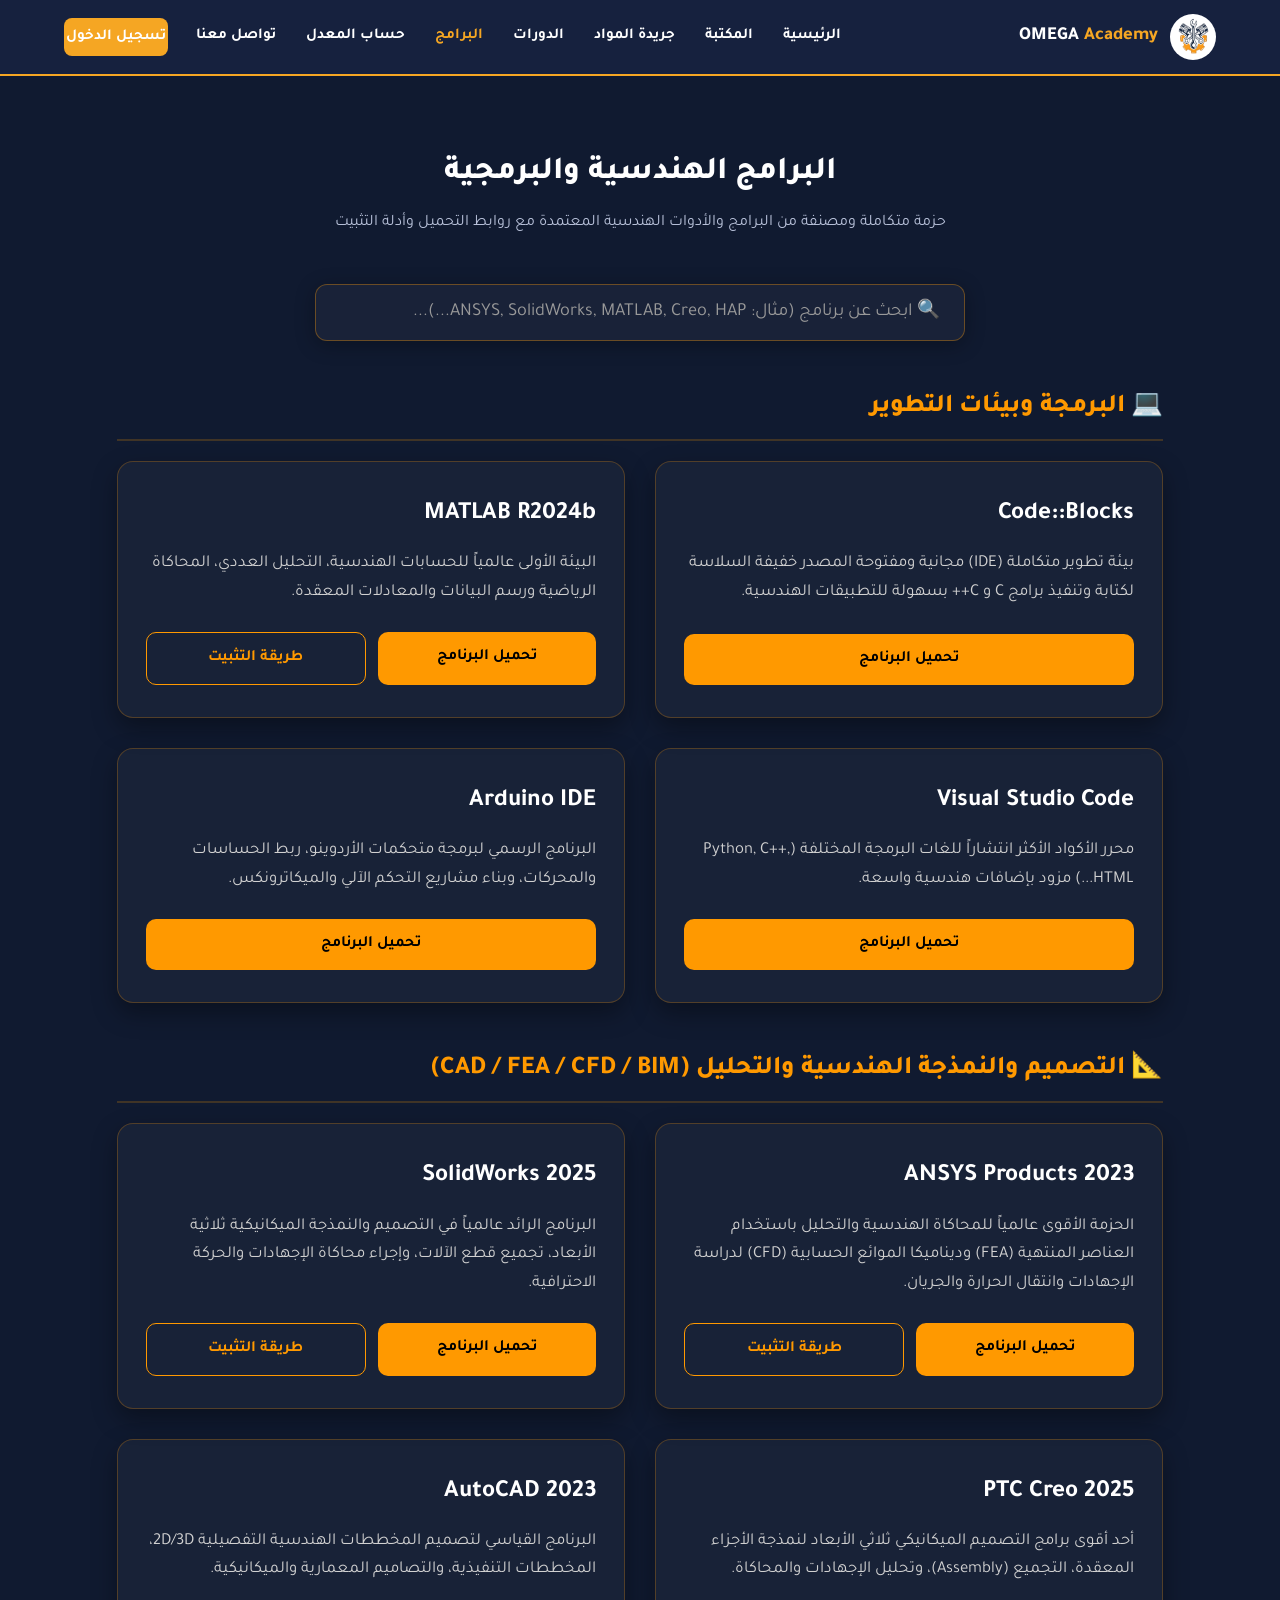
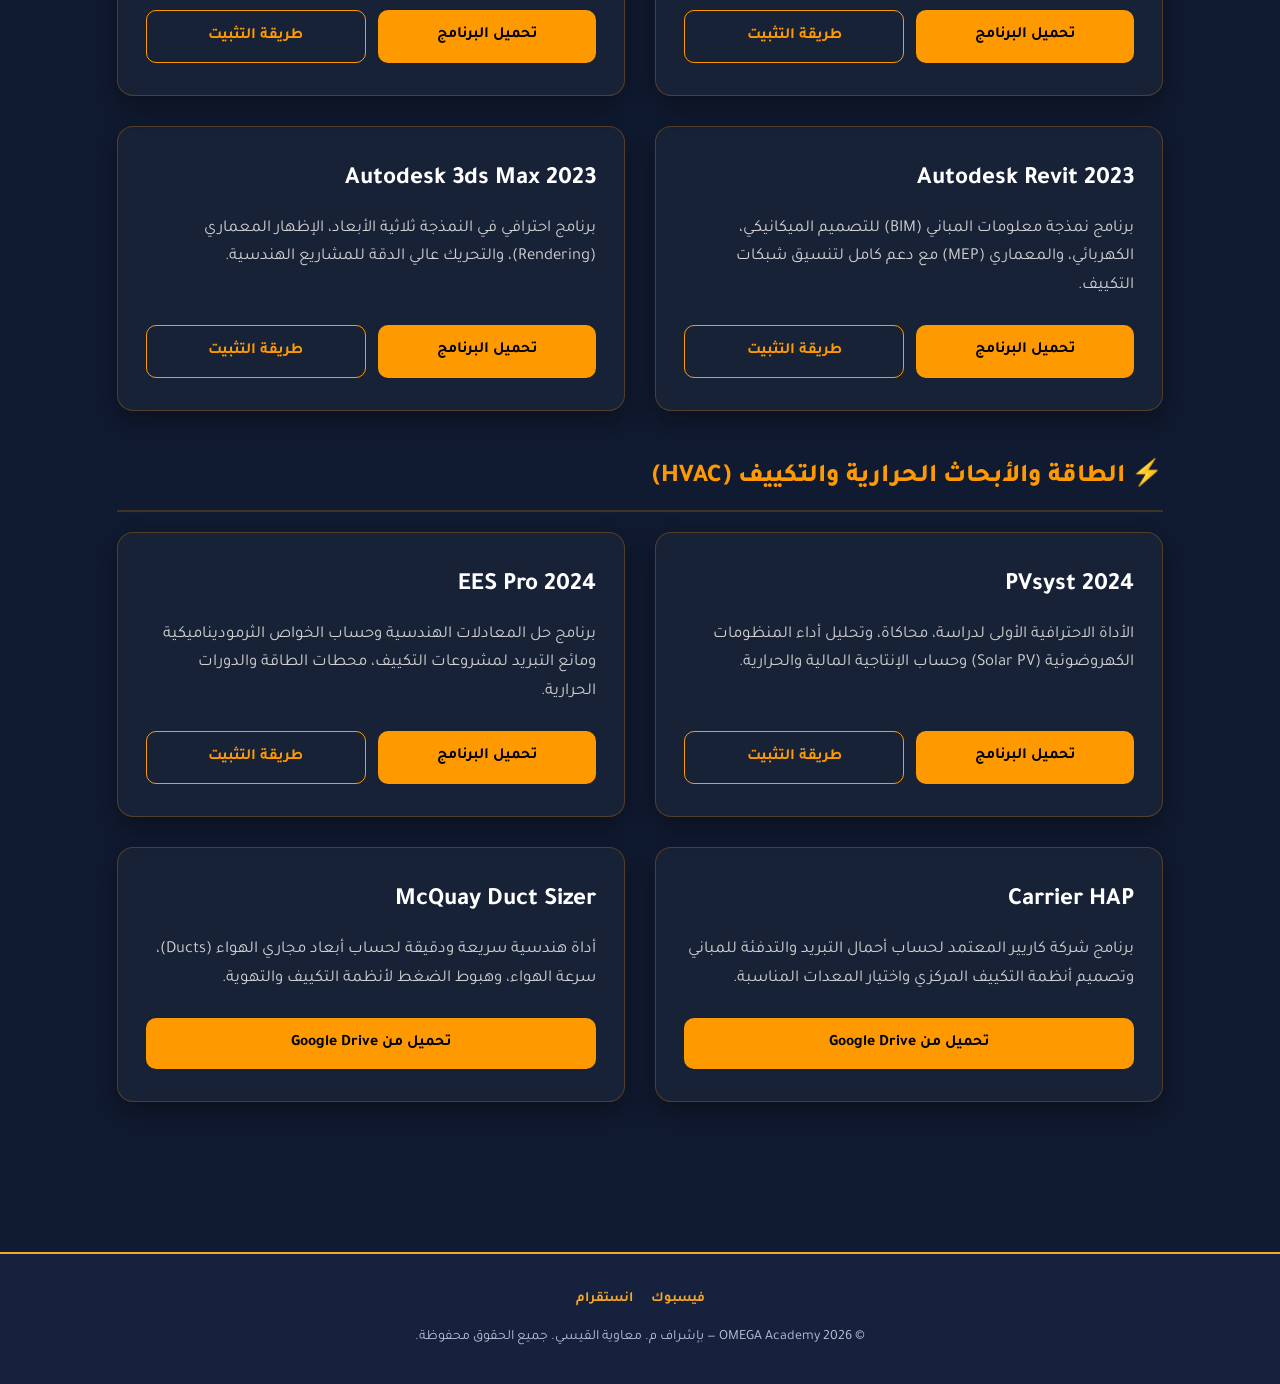
<file: programs.html>
<!DOCTYPE html>
<html lang="ar" dir="rtl">
<head>
  <meta charset="UTF-8">
  <meta name="viewport" content="width=device-width, initial-scale=1.0">
  <title>البرامج الهندسية | OMEGA Academy</title>
  <link rel="icon" href="./img/logo.png">
  <link href="https://fonts.googleapis.com/css2?family=Tajawal:wght@400;500;700;800&display=swap" rel="stylesheet">
  <link rel="stylesheet" href="./css/style.css">
  <style>
    /* خانة البحث */
    .search-wrapper {
      max-width: 650px;
      margin: 0 auto 40px;
      position: relative;
    }

    .search-input {
      width: 100%;
      padding: 16px 24px;
      border-radius: 12px;
      background: rgba(255, 255, 255, 0.04);
      border: 1px solid rgba(255, 153, 0, 0.35);
      color: #ffffff;
      font-family: 'Tajawal', sans-serif;
      font-size: 1.15rem;
      outline: none;
      transition: all 0.3s ease;
      box-shadow: 0 4px 20px rgba(0, 0, 0, 0.3);
    }

    .search-input:focus {
      border-color: #ff9900;
      background: rgba(255, 255, 255, 0.08);
      box-shadow: 0 0 20px rgba(255, 153, 0, 0.35);
    }

    .search-input::placeholder {
      color: #999;
    }

    /* عناوين التصنيفات */
    .category-title {
      font-size: 1.6rem;
      font-weight: 800;
      color: #ff9900;
      margin: 45px 0 20px;
      padding-bottom: 10px;
      border-bottom: 2px solid rgba(255, 153, 0, 0.2);
      display: flex;
      align-items: center;
      gap: 10px;
    }

    /* شبكة الكروت الكبيرة */
    .programs-grid {
      display: grid;
      grid-template-columns: repeat(auto-fill, minmax(340px, 1fr));
      gap: 30px;
      margin-bottom: 20px;
    }

    .program-card {
      background: rgba(255, 255, 255, 0.035);
      border: 1px solid rgba(255, 153, 0, 0.25);
      border-radius: 16px;
      padding: 32px 28px;
      display: flex;
      flex-direction: column;
      justify-content: space-between;
      min-height: 250px;
      transition: all 0.3s ease;
      box-shadow: 0 10px 25px rgba(0, 0, 0, 0.35);
    }

    .program-card:hover {
      transform: translateY(-6px);
      border-color: rgba(255, 153, 0, 0.6);
      box-shadow: 0 15px 30px rgba(255, 153, 0, 0.18);
      background: rgba(255, 255, 255, 0.05);
    }

    .program-card h3 {
      color: #ffffff;
      font-size: 1.55rem;
      font-weight: 700;
      margin-bottom: 14px;
    }

    .program-card p {
      color: var(--text-muted, #d1d1d1);
      font-size: 1.05rem;
      line-height: 1.7;
      margin-bottom: 25px;
      flex-grow: 1;
    }

    .program-actions {
      display: flex;
      gap: 12px;
      flex-wrap: wrap;
    }

    .btn-program {
      flex: 1;
      min-width: 130px;
      padding: 12px 16px;
      border-radius: 10px;
      font-size: 0.98rem;
      font-weight: 700;
      text-align: center;
      text-decoration: none;
      transition: all 0.25s ease;
    }

    .btn-download {
      background-color: #ff9900;
      color: #000000;
    }

    .btn-download:hover {
      background-color: #e68a00;
      box-shadow: 0 4px 12px rgba(255, 153, 0, 0.3);
    }

    .btn-install {
      background-color: transparent;
      color: #ff9900;
      border: 1px solid #ff9900;
    }

    .btn-install:hover {
      background-color: rgba(255, 153, 0, 0.12);
      color: #ffffff;
    }

    .no-results {
      text-align: center;
      color: var(--text-muted, #aaa);
      font-size: 1.25rem;
      padding: 60px 0;
      display: none;
    }
  </style>
</head>
<body>

  <!-- شريط التنقل العلوي -->
  <nav class="navbar">
    <div class="brand">
      <img src="./img/logo.png" alt="شعار OMEGA Academy">
      <div class="brand-name">OMEGA <span>Academy</span></div>
    </div>
    <button class="navbar-toggle">☰</button>
    <ul class="nav-links">
      <li><a href="./index.html">الرئيسية</a></li>
      <li><a href="./resources.html">المكتبة</a></li>
      <li><a href="./subjects-newspaper.html">جريدة المواد</a></li>
      <li><a href="./courses.html">الدورات</a></li>
      <li><a href="./programs.html" class="active">البرامج</a></li>
      <li><a href="./gpa.html">حساب المعدل</a></li>
      <li><a href="./contact.html">تواصل معنا</a></li>
      <li id="auth-area"></li>
    </ul>
  </nav>

  <!-- قسم البرامج الهندسية -->
  <section class="section">
    <h2 class="section-title">البرامج الهندسية والبرمجية</h2>
    <p class="section-subtitle">حزمة متكاملة ومصنفة من البرامج والأدوات الهندسية المعتمدة مع روابط التحميل وأدلة التثبيت</p>
    
    <!-- خانة البحث -->
    <div class="search-wrapper">
      <input type="text" id="program-search" class="search-input" placeholder="🔍 ابحث عن برنامج (مثال: ANSYS, SolidWorks, MATLAB, Creo, HAP...)...">
    </div>

    <!-- رسالة عدم وجود نتائج -->
    <div class="no-results" id="no-results">لم يتم العثور على برامج تطابق بحثك.</div>

    <!-- التصنيف الأول: البرمجة والتحليل -->
    <div class="category-block">
      <h3 class="category-title">💻 البرمجة وبيئات التطوير</h3>
      <div class="programs-grid">

        <!-- Code::Blocks -->
        <div class="program-card">
          <h3>Code::Blocks</h3>
          <p>بيئة تطوير متكاملة (IDE) مجانية ومفتوحة المصدر خفيفة السلاسة لكتابة وتنفيذ برامج C و C++ بسهولة للتطبيقات الهندسية.</p>
          <div class="program-actions">
            <a href="https://www.codeblocks.org/downloads/binaries/" target="_blank" rel="noopener" class="btn-program btn-download">تحميل البرنامج</a>
          </div>
        </div>

        <!-- MATLAB -->
        <div class="program-card">
          <h3>MATLAB R2024b</h3>
          <p>البيئة الأولى عالمياً للحسابات الهندسية، التحليل العددي، المحاكاة الرياضية ورسم البيانات والمعادلات المعقدة.</p>
          <div class="program-actions">
            <a href="https://getintopc.com/softwares/analysis/matlab-r2024b-free-download/" target="_blank" rel="noopener" class="btn-program btn-download">تحميل البرنامج</a>
            <a href="https://how-to-pc.info/how-to-install-matlab-r2024b-without-errors/" target="_blank" rel="noopener" class="btn-program btn-install">طريقة التثبيت</a>
          </div>
        </div>

        <!-- VS Code -->
        <div class="program-card">
          <h3>Visual Studio Code</h3>
          <p>محرر الأكواد الأكثر انتشاراً للغات البرمجة المختلفة (Python, C++, HTML...) مزود بإضافات هندسية واسعة.</p>
          <div class="program-actions">
            <a href="https://code.visualstudio.com/download?_exp_download=fb315fc982" target="_blank" rel="noopener" class="btn-program btn-download">تحميل البرنامج</a>
          </div>
        </div>

        <!-- Arduino IDE -->
        <div class="program-card">
          <h3>Arduino IDE</h3>
          <p>البرنامج الرسمي لبرمجة متحكمات الأردوينو، ربط الحساسات والمحركات، وبناء مشاريع التحكم الآلي والميكاترونكس.</p>
          <div class="program-actions">
            <a href="https://www.arduino.cc/en/software/" target="_blank" rel="noopener" class="btn-program btn-download">تحميل البرنامج</a>
          </div>
        </div>

      </div>
    </div>

    <!-- التصنيف الثاني: التصميم والنمذجة -->
    <div class="category-block">
      <h3 class="category-title">📐 التصميم والنمذجة الهندسية والتحليل (CAD / FEA / CFD / BIM)</h3>
      <div class="programs-grid">

        <!-- ANSYS Products 2023 -->
        <div class="program-card">
          <h3>ANSYS Products 2023</h3>
          <p>الحزمة الأقوى عالمياً للمحاكاة الهندسية والتحليل باستخدام العناصر المنتهية (FEA) وديناميكا الموائع الحسابية (CFD) لدراسة الإجهادات وانتقال الحرارة والجريان.</p>
          <div class="program-actions">
            <a href="https://getintopc.com/softwares/engineering/ansys-products-2023-free-download/" target="_blank" rel="noopener" class="btn-program btn-download">تحميل البرنامج</a>
            <a href="https://how-to-pc.info/how-to-install-ansys-products-2023-without-errors/" target="_blank" rel="noopener" class="btn-program btn-install">طريقة التثبيت</a>
          </div>
        </div>

        <!-- SolidWorks 2025 -->
        <div class="program-card">
          <h3>SolidWorks 2025</h3>
          <p>البرنامج الرائد عالمياً في التصميم والنمذجة الميكانيكية ثلاثية الأبعاد، تجميع قطع الآلات، وإجراء محاكاة الإجهادات والحركة الاحترافية.</p>
          <div class="program-actions">
            <a href="https://getintopc.com/softwares/3d-cad/solidworks-2025-free-download/" target="_blank" rel="noopener" class="btn-program btn-download">تحميل البرنامج</a>
            <a href="https://how-to-pc.info/how-to-install-solidworks-2025-without-errors/" target="_blank" rel="noopener" class="btn-program btn-install">طريقة التثبيت</a>
          </div>
        </div>

        <!-- PTC Creo 2025 -->
        <div class="program-card">
          <h3>PTC Creo 2025</h3>
          <p>أحد أقوى برامج التصميم الميكانيكي ثلاثي الأبعاد لنمذجة الأجزاء المعقدة، التجميع (Assembly)، وتحليل الإجهادات والمحاكاة.</p>
          <div class="program-actions">
            <a href="https://getintopc.com/softwares/3d-cad/ptc-creo-2025-free-download/" target="_blank" rel="noopener" class="btn-program btn-download">تحميل البرنامج</a>
            <a href="https://how-to-pc.info/how-to-install-ptc-creo-2025-without-errors/" target="_blank" rel="noopener" class="btn-program btn-install">طريقة التثبيت</a>
          </div>
        </div>

        <!-- AutoCAD 2023 -->
        <div class="program-card">
          <h3>AutoCAD 2023</h3>
          <p>البرنامج القياسي لتصميم المخططات الهندسية التفصيلية 2D/3D، المخططات التنفيذية، والتصاميم المعمارية والميكانيكية.</p>
          <div class="program-actions">
            <a href="https://getintopc.com/softwares/3d-cad/autodesk-autocad-2023-free-download-2408191/" target="_blank" rel="noopener" class="btn-program btn-download">تحميل البرنامج</a>
            <a href="https://how-to-pc.info/how-to-install-autodesk-autocad-2023-without-errors-2/" target="_blank" rel="noopener" class="btn-program btn-install">طريقة التثبيت</a>
          </div>
        </div>

        <!-- Revit 2023 -->
        <div class="program-card">
          <h3>Autodesk Revit 2023</h3>
          <p>برنامج نمذجة معلومات المباني (BIM) للتصميم الميكانيكي، الكهربائي، والمعماري (MEP) مع دعم كامل لتنسيق شبكات التكييف.</p>
          <div class="program-actions">
            <a href="https://getintopc.com/softwares/3d-designing/autodesk-revit-2023-free-download-1040629/" target="_blank" rel="noopener" class="btn-program btn-download">تحميل البرنامج</a>
            <a href="https://how-to-pc.info/how-to-install-autodesk-revit-2023-without-errors-2/" target="_blank" rel="noopener" class="btn-program btn-install">طريقة التثبيت</a>
          </div>
        </div>

        <!-- 3ds Max 2023 -->
        <div class="program-card">
          <h3>Autodesk 3ds Max 2023</h3>
          <p>برنامج احترافي في النمذجة ثلاثية الأبعاد، الإظهار المعماري (Rendering)، والتحريك عالي الدقة للمشاريع الهندسية.</p>
          <div class="program-actions">
            <a href="https://getintopc.com/softwares/3d-modelling/autodesk-3ds-max-2023-free-download-3317830/" target="_blank" rel="noopener" class="btn-program btn-download">تحميل البرنامج</a>
            <a href="https://how-to-pc.info/how-to-install-autodesk-3ds-max-2023-without-errors/" target="_blank" rel="noopener" class="btn-program btn-install">طريقة التثبيت</a>
          </div>
        </div>

      </div>
    </div>

    <!-- التصنيف الثالث: الطاقة والأنظمة الحرارية والتكييف -->
    <div class="category-block">
      <h3 class="category-title">⚡ الطاقة والأبحاث الحرارية والتكييف (HVAC)</h3>
      <div class="programs-grid">

        <!-- PVsyst 2024 -->
        <div class="program-card">
          <h3>PVsyst 2024</h3>
          <p>الأداة الاحترافية الأولى لدراسة، محاكاة، وتحليل أداء المنظومات الكهروضوئية (Solar PV) وحساب الإنتاجية المالية والحرارية.</p>
          <div class="program-actions">
            <a href="https://getintopc.com/softwares/simulation/pvsyst-2024-free-download/" target="_blank" rel="noopener" class="btn-program btn-download">تحميل البرنامج</a>
            <a href="https://how-to-pc.info/how-to-install-pvsyst-2024-without-errors/" target="_blank" rel="noopener" class="btn-program btn-install">طريقة التثبيت</a>
          </div>
        </div>

        <!-- EES 2024 -->
        <div class="program-card">
          <h3>EES Pro 2024</h3>
          <p>برنامج حل المعادلات الهندسية وحساب الخواص الثرموديناميكية ومائع التبريد لمشروعات التكييف، محطات الطاقة والدورات الحرارية.</p>
          <div class="program-actions">
            <a href="https://getintopc.com/softwares/maths/engineering-equation-solver-ees-pro-2024-free-download/" target="_blank" rel="noopener" class="btn-program btn-download">تحميل البرنامج</a>
            <a href="https://how-to-pc.info/how-to-install-engineering-equation-solver-ees-pro-2024-without-errors/" target="_blank" rel="noopener" class="btn-program btn-install">طريقة التثبيت</a>
          </div>
        </div>

        <!-- Carrier HAP -->
        <div class="program-card">
          <h3>Carrier HAP</h3>
          <p>برنامج شركة كاريير المعتمد لحساب أحمال التبريد والتدفئة للمباني وتصميم أنظمة التكييف المركزي واختيار المعدات المناسبة.</p>
          <div class="program-actions">
            <a href="https://drive.google.com/drive/folders/1o92ma5rGBh_5w3Pnmz4sCksQBcJj3SNR?usp=sharing" target="_blank" rel="noopener" class="btn-program btn-download">تحميل من Google Drive</a>
          </div>
        </div>

        <!-- Duct Sizer -->
        <div class="program-card">
          <h3>McQuay Duct Sizer</h3>
          <p>أداة هندسية سريعة ودقيقة لحساب أبعاد مجاري الهواء (Ducts)، سرعة الهواء، وهبوط الضغط لأنظمة التكييف والتهوية.</p>
          <div class="program-actions">
            <a href="https://drive.google.com/drive/folders/1o92ma5rGBh_5w3Pnmz4sCksQBcJj3SNR?usp=sharing" target="_blank" rel="noopener" class="btn-program btn-download">تحميل من Google Drive</a>
          </div>
        </div>

      </div>
    </div>

  </section>

  <!-- التذييل Footer -->
  <footer>
    <div class="social">
      <a href="https://www.facebook.com/share/1HXUwC6CDM/?mibextid=wwXIfr" target="_blank" rel="noopener">فيسبوك</a>
      <a href="https://www.instagram.com/omega__hu?igsi=MWMzbTNhemV3dDYzbA%3D%3D&utm_source=qr" target="_blank" rel="noopener">انستقرام</a>
    </div>
    <p>© 2026 OMEGA Academy — بإشراف م. معاوية القيسي. جميع الحقوق محفوظة.</p>
  </footer>

  <script src="./js/app.js"></script>
  <script>
    // كود البحث التفاعلي وإخفاء التصنيفات الفارغة أثناء البحث
    const searchInput = document.getElementById('program-search');
    const categoryBlocks = document.querySelectorAll('.category-block');
    const noResults = document.getElementById('no-results');

    searchInput.addEventListener('input', (e) => {
      const term = e.target.value.toLowerCase().trim();
      let totalVisibleCards = 0;

      categoryBlocks.forEach(block => {
        const cards = block.querySelectorAll('.program-card');
        let blockVisibleCards = 0;

        cards.forEach(card => {
          const title = card.querySelector('h3').textContent.toLowerCase();
          const desc = card.querySelector('p').textContent.toLowerCase();

          if (title.includes(term) || desc.includes(term)) {
            card.style.display = 'flex';
            blockVisibleCards++;
            totalVisibleCards++;
          } else {
            card.style.display = 'none';
          }
        });

        // إخفاء اسم التصنيف كاملاً إذا لم يطابق أي برنامج فيه
        if (blockVisibleCards > 0) {
          block.style.display = 'block';
        } else {
          block.style.display = 'none';
        }
      });

      // إظهار رسالة عدم وجود نتائج
      noResults.style.display = totalVisibleCards > 0 ? 'none' : 'block';
    });
  </script>
</body>
</html>
</file>
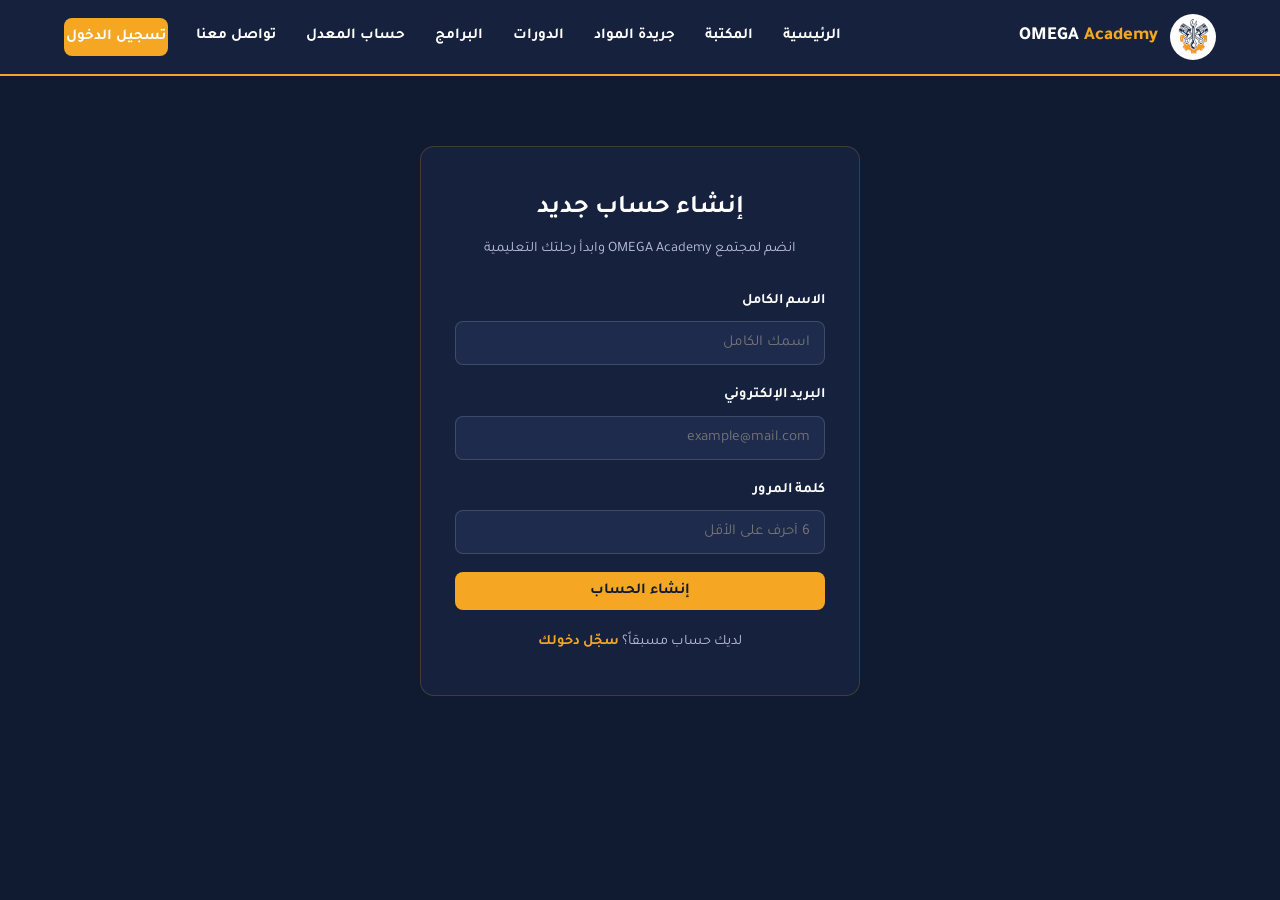
<file: register.html>
<!DOCTYPE html>
<html lang="ar" dir="rtl">
<head>
<meta charset="UTF-8">
<meta name="viewport" content="width=device-width, initial-scale=1.0">
<title>إنشاء حساب | OMEGA Academy</title>
<link rel="icon" href="./img/logo.png">
<link href="https://fonts.googleapis.com/css2?family=Tajawal:wght@400;500;700;800&display=swap" rel="stylesheet">
<link rel="stylesheet" href="./css/style.css">
</head>
<body>

<nav class="navbar">
  <div class="brand">
    <img src="./img/logo.png" alt="شعار OMEGA Academy">
    <div class="brand-name">OMEGA <span>Academy</span></div>
  </div>
  <button class="navbar-toggle">☰</button>
  <ul class="nav-links">
    <li><a href="./index.html">الرئيسية</a></li>
    <li><a href="./resources.html">المكتبة</a></li>
    <li><a href="./subjects-newspaper.html">جريدة المواد</a></li>
    <li><a href="./courses.html">الدورات</a></li>
    <li><a href="./programs.html">البرامج</a></li>
    <li><a href="./gpa.html">حساب المعدل</a></li>
    <li><a href="./contact.html">تواصل معنا</a></li>
    <li id="auth-area"></li>
  </ul>
</nav>

<div class="auth-wrap">
  <h2>إنشاء حساب جديد</h2>
  <p class="sub">انضم لمجتمع OMEGA Academy وابدأ رحلتك التعليمية</p>
  <div class="form-msg" id="msg"></div>
  <form id="register-form">
    <div class="field">
      <label>الاسم الكامل</label>
      <input type="text" name="name" required placeholder="اسمك الكامل">
    </div>
    <div class="field">
      <label>البريد الإلكتروني</label>
      <input type="email" name="email" required placeholder="example@mail.com">
    </div>
    <div class="field">
      <label>كلمة المرور</label>
      <input type="password" name="password" required placeholder="6 أحرف على الأقل" minlength="6">
    </div>
    <button type="submit" class="btn btn-orange" style="width:100%; justify-content:center;">إنشاء الحساب</button>
  </form>
  <p class="auth-switch">لديك حساب مسبقاً؟ <a href="./login.html">سجّل دخولك</a></p>
</div>

<script src="./js/app.js"></script>
<script>
document.querySelector('form').addEventListener('submit', async (e) => {
    e.preventDefault();
    
    // جلب قيم الحقول
    const name = document.querySelectorAll('input')[0].value;
    const email = document.querySelectorAll('input')[1].value;
    const password = document.querySelectorAll('input')[2].value;

    try {
        const res = await fetch('/api/register', {
            method: 'POST',
            headers: { 'Content-Type': 'application/json' },
            body: JSON.stringify({ name, email, password })
        });

        const data = await res.json();

        if (data.success) {
            // حفظ بيانات المستخدم في المتصفح لعدم الخروج
            localStorage.setItem('currentUser', JSON.stringify(data.user));
            alert('تم إنشاء الحساب بنجاح!');
            window.location.href = '/index.html'; // أو التوجيه للموقع مباشرة
        } else {
            alert(data.message || 'حدث خطأ أثناء التسجيل');
        }
    } catch (err) {
        console.error(err);
        alert('تعذر الاتصال بالسيرفر!');
    }
});
</script>
</body>
</html>
</file>
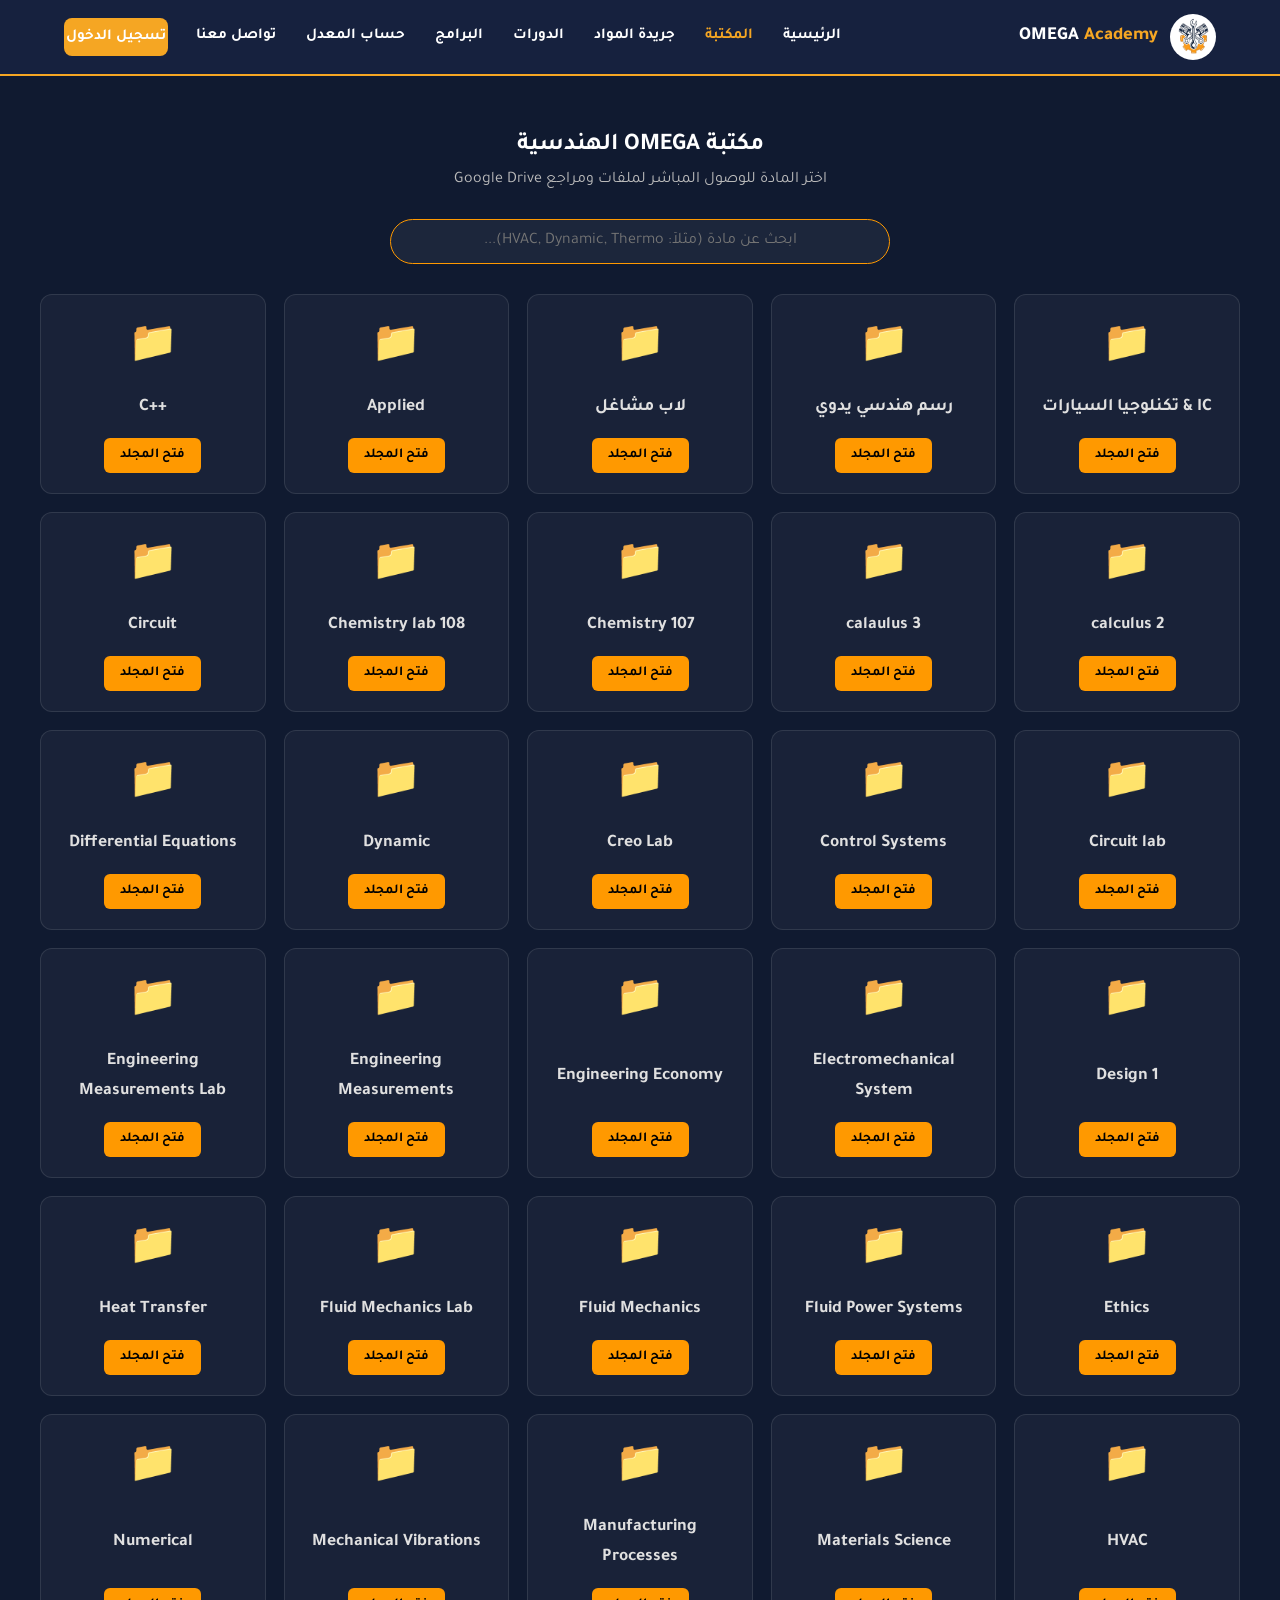
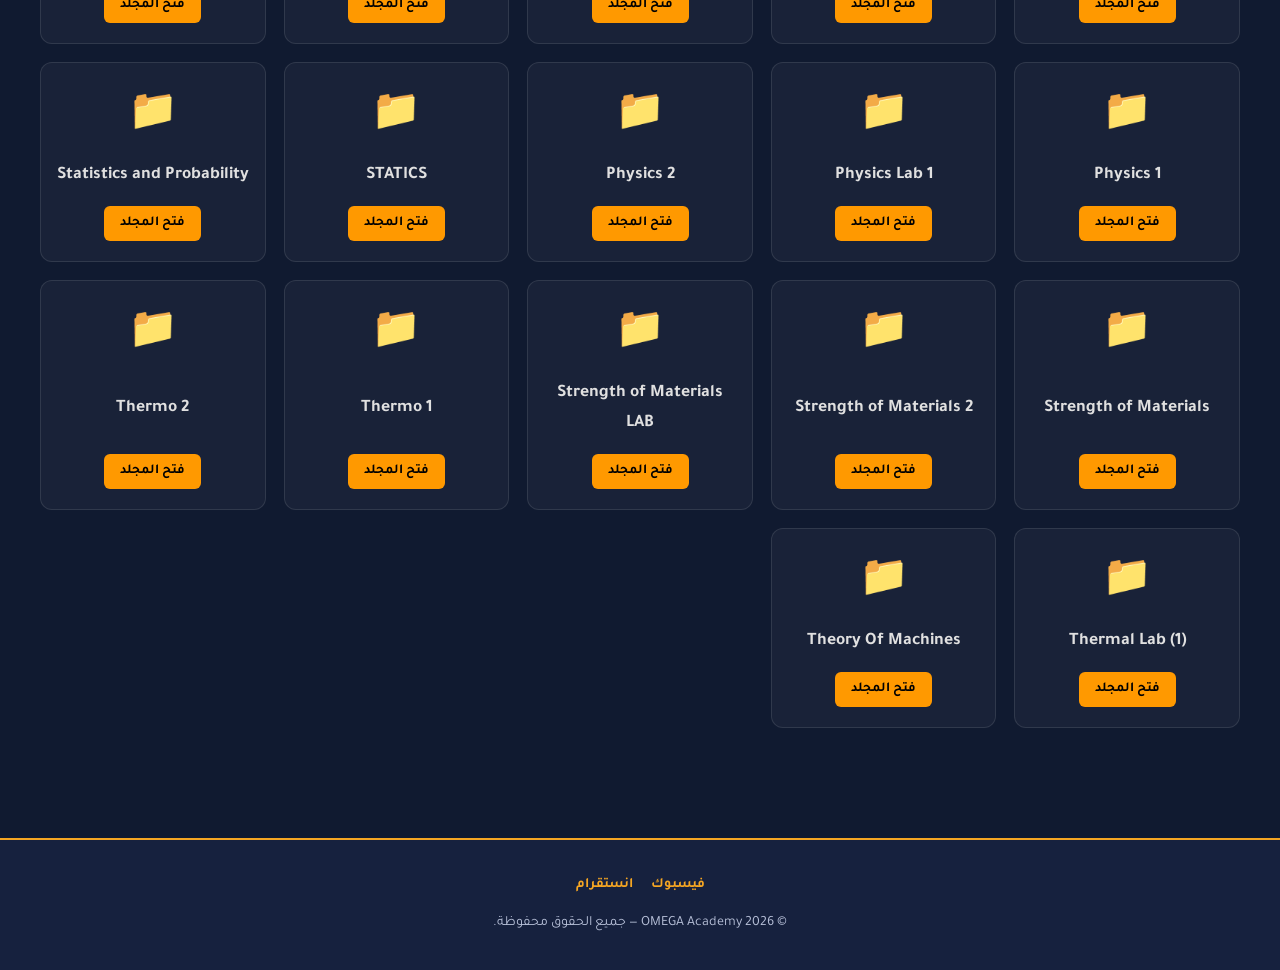
<file: resources.html>
<!DOCTYPE html>
<html lang="ar" dir="rtl">
<head>
  <meta charset="UTF-8">
  <meta name="viewport" content="width=device-width, initial-scale=1.0">
  <title>مكتبة OMEGA | المواد الهندسية</title>
  <link rel="icon" href="./img/logo.png">
  <link href="https://fonts.googleapis.com/css2?family=Tajawal:wght@400;500;700;800&display=swap" rel="stylesheet">
  <link rel="stylesheet" href="./css/style.css">
  <style>
    .resources-section {
      padding: 50px 20px;
      min-height: 80vh;
      text-align: center;
    }
    .search-box {
      margin: 0 auto 30px auto;
      max-width: 500px;
    }
    .search-box input {
      width: 100%;
      padding: 12px 20px;
      border-radius: 25px;
      border: 1px solid #ff9900;
      background: rgba(255, 255, 255, 0.05);
      color: #fff;
      font-family: 'Tajawal', sans-serif;
      font-size: 1rem;
      outline: none;
      text-align: center;
    }
    .folders-grid {
      display: grid;
      grid-template-columns: repeat(auto-fill, minmax(220px, 1fr));
      gap: 18px;
      max-width: 1200px;
      margin: 0 auto;
    }
    .folder-card {
      background: rgba(255, 255, 255, 0.04);
      border: 1px solid rgba(255, 255, 255, 0.1);
      border-radius: 12px;
      padding: 20px 15px;
      display: flex;
      flex-direction: column;
      align-items: center;
      justify-content: space-between;
      transition: all 0.25s ease;
      text-decoration: none;
      color: #fff;
    }
    .folder-card:hover {
      transform: translateY(-5px);
      border-color: #ff9900;
      background: rgba(255, 153, 0, 0.08);
    }
    .folder-icon {
      font-size: 2.5rem;
      margin-bottom: 10px;
    }
    .folder-title {
      font-size: 1.1rem;
      font-weight: bold;
      margin-bottom: 15px;
      color: #e0e0e0;
      direction: ltr; /* لضمان ظهور أسماء المواد الإنجليزية بشكل صحيح */
    }
    .btn-open {
      background: #ff9900;
      color: #000;
      padding: 6px 16px;
      border-radius: 6px;
      font-weight: bold;
      font-size: 0.85rem;
    }
  </style>
</head>
<body>

  <!-- شريط التنقل العلوي -->
  <nav class="navbar">
    <div class="brand">
      <img src="./img/logo.png" alt="شعار OMEGA Academy">
      <div class="brand-name">OMEGA <span>Academy</span></div>
    </div>
    <button class="navbar-toggle">☰</button>
    <ul class="nav-links">
      <li><a href="./index.html">الرئيسية</a></li>
      <li><a href="./resources.html" class="active">المكتبة</a></li>
      <li><a href="./subjects-newspaper.html">جريدة المواد</a></li>
          <li><a href="./courses.html">الدورات</a></li>
          
      <li><a href="./programs.html">البرامج</a></li>
      <li><a href="./gpa.html">حساب المعدل</a></li>
      <li><a href="./contact.html">تواصل معنا</a></li>
      <li id="auth-area"></li>
    </ul>
  </nav>

  <section class="resources-section">
    <h1 style="color:#fff;">مكتبة <span>OMEGA</span> الهندسية</h1>
    <p style="color: #bbb; margin-bottom: 25px;">اختر المادة للوصول المباشر لملفات ومراجع Google Drive</p>

    <!-- شريط بحث سريع عن المواد -->
    <div class="search-box">
      <input type="text" id="searchInput" onkeyup="filterFolders()" placeholder="ابحث عن مادة (مثلاً: HVAC, Dynamic, Thermo)...">
    </div>

    <!-- شبكة مجلدات المواد -->
    <div class="folders-grid" id="foldersContainer">
      <!-- تتم إضافة المجلدات تلقائياً عبر JS -->
    </div>
  </section>

  <footer>
    <div class="social">
      <a href="https://www.facebook.com/share/1HXUwC6CDM/?mibextid=wwXIfr" target="_blank" rel="noopener">فيسبوك</a>
      <a href="https://www.instagram.com/omega__hu?igsi=MWMzbTNhemV3dDYzbA%3D%3D&utm_source=qr" target="_blank" rel="noopener">انستقرام</a>
    </div>
    <p>© 2026 OMEGA Academy — جميع الحقوق محفوظة.</p>
  </footer>

  <script>
    // قائمة مجلدات المواد المأخوذة من حساب Google Drive الخاص بك
    const folders = [
      { name: " تكنلوجيا السيارات & IC", link: "https://drive.google.com/drive/folders/1fhWdZ7r-YEqRYENbs_P3JfSvfv7TCYvT?usp=drive_link" },
      { name: "رسم هندسي يدوي ", link: "https://drive.google.com/drive/folders/1Flymm-oPnghwI_pUDZUSfrbppKFSLmbi?usp=drive_link" },
      { name: "لاب مشاغل ", link: "https://drive.google.com/drive/folders/109hrnMs7AvBnB0gs852W7Lc3wfI36CU9?usp=drive_link" },
      { name: "Applied", link: "https://drive.google.com/drive/folders/1qTKYF1_65_UiUaudkzlPPH52oPzzjtU5?usp=drive_link" },
      { name: "C++", link: "https://drive.google.com/drive/folders/13SDLfhQ4KEhdL-Bo4ottHVL-qcJHI_9b?usp=drive_link" },
      { name: " calculus 2", link: "https://drive.google.com/drive/folders/14ubPn_Am-V5LXJd2Eti-qNUHTdDDg53r?usp=drive_link" },
      { name: "calaulus 3", link: "https://drive.google.com/drive/folders/1B0aiewc2WllaQj0m-rVKihQpSG5bTWvu?usp=drive_link" },
      { name: "Chemistry 107", link: "https://drive.google.com/drive/folders/1gnzRur4soOp1UND4zCk42kRFi0dyVMWc?usp=drive_link" },
      { name: "Chemistry lab 108", link: "https://drive.google.com/drive/folders/1i6b1qtgU1sQsUXlP_SMqIZG_gYkHFp-i?usp=drive_link" },      
      { name: "Circuit", link: "https://drive.google.com/drive/folders/16xn_ulakvIvODsyFwU-j6TK6uRqpBAYl?usp=drive_link" },
      { name: "Circuit lab", link: "https://drive.google.com/drive/folders/1naXQLyKjFkgPj_0gNK3S2-oG1srRH5_e?usp=drive_link" },
      { name: "Control Systems", link: "https://drive.google.com/drive/folders/1FfOUnArxbWLpoB26zHgGVc4XMscvhssc?usp=drive_link" },
      { name: "Creo Lab", link: "https://drive.google.com/drive/folders/1Fr89Id8J98iqPLvqBzPHRX_UuyuJfUwF?usp=drive_link" },
      { name: "Dynamic", link: "https://drive.google.com/drive/folders/1pDN1zNOGrR2NJXuB_FXsWn_q4jHWQkZQ?usp=drive_link" },
      { name: "Differential Equations", link: "https://drive.google.com/drive/folders/10RVd-CO2lzUw1-83-Zdgqmx0VCCLsDa4?usp=drive_link" },
      { name: "Design 1", link: "https://drive.google.com/drive/folders/1RRCDnFfWRiRHkzyXk67GYzBz8KLf7QBn?usp=drive_link" },
      { name: "Electromechanical System", link: "https://drive.google.com/drive/folders/1QYsbtkFFxDgQ1tyt-xBC28dcxPlpFLK7?usp=drive_link" },
      { name: "Engineering Economy", link: "https://drive.google.com/drive/folders/17ZLmumNN40YRZBnYy9_JZQReXLphaAQY?usp=drive_link" },
      { name: "Engineering Measurements", link: "https://drive.google.com/drive/folders/1UqZ84aTjjqdpGHscZv0bytIVqyWXhotW?usp=drive_link" },
      { name: "Engineering Measurements Lab ", link: "https://drive.google.com/drive/folders/1coucsT0YgDmgzcFYdkw5rbo3GhQwCvai?usp=drive_link" },
      { name: "Ethics", link: "https://drive.google.com/drive/folders/1D1IvMmhemcQaYrsVNH72m9Kt2vRK-NU1?usp=drive_link" },     
      { name: "Fluid Power Systems", link: "https://drive.google.com/drive/folders/1pdo2T0msEc57jTA9pj8XPd3jcxCUOj9U?usp=drive_link" },
      { name: "Fluid Mechanics", link: "https://drive.google.com/drive/folders/1eW-pScEaUlC_08atoYlIAfLJ5tQsBSjG?usp=drive_link" },
      { name: "Fluid Mechanics Lab", link: "https://drive.google.com/drive/folders/1ozxLwnCBt2YstRsr6RVy_yI0SpRyC2-V?usp=drive_link" },
      { name: "Heat Transfer", link: "https://drive.google.com/drive/folders/10wBO6kvivvf3VWgGmYFn1I0zn05v-jXP?usp=drive_link" },
      { name: "HVAC", link: "https://drive.google.com/drive/folders/1niTrGmojU0K21p0ESg3E_eRu9KA1T-Bo?usp=drive_link" },
      { name: "Materials Science", link: "https://drive.google.com/drive/folders/1UEHMQhMfBBWMRqvBk3hk_6gG-tTIWGC9?usp=drive_link" },
      { name: "Manufacturing Processes", link: "https://drive.google.com/drive/folders/1VYe8zHTE5C-7mc9dvUzH2OqS97-gwN8w?usp=drive_link" },
      { name: "Mechanical Vibrations", link: "https://drive.google.com/drive/folders/1kthk9JYadJPeSRn3ijqusRNL-e3doCvJ?usp=drive_link" },
      { name: "Numerical", link: "https://drive.google.com/drive/folders/1QlcxiKinoBmgarvfRW4aDo8keJeVo0gC?usp=drive_link" },
      { name: "Physics 1", link: "https://drive.google.com/drive/folders/1heSRCPSnTSYdjBFV89o0tHhgHXoldFIN?usp=drive_link" },
      { name: "Physics Lab 1", link: "https://drive.google.com/drive/folders/1ulvOpAz8eGaVCK_nS5_s5MpRppbpcezs?usp=drive_link" },
      { name: " Physics 2 ", link: "https://drive.google.com/drive/folders/1ChKaBzl2sU9mXIp45VbvXlf8_5BYPVJg?usp=drive_link" },
      { name: "STATICS", link: "https://drive.google.com/drive/folders/13d6kzJp0krHB0IWIZIg9aCsYVjp4uln7?usp=drive_link" },
      { name: "Statistics and Probability", link: "https://drive.google.com/drive/folders/109y1c4jH1RVMBbhz2ch5HeifGMJUB64m?usp=drive_link" },
      { name: "Strength of Materials", link: "https://drive.google.com/drive/folders/1pvf6TIR-kdBLbO0mhKt2h9c50-ZLJvZt?usp=drive_link" },
      { name: "Strength of Materials 2", link: "https://drive.google.com/drive/folders/1BtTi9-Ewwwk0oDwKBV26QDij0qq7cK3A?usp=drive_link" },
      { name: "Strength of Materials LAB", link: "https://drive.google.com/drive/folders/1pzfpb6zBtnP8GiKi7aCMQIxNBwtyXZPp?usp=drive_link" },
      { name: "Thermo 1", link: "https://drive.google.com/drive/folders/1C-NBkdUWrKVuynaXXE8EB57ZNMjhjsPH?usp=drive_link" },
      { name: "Thermo 2", link: "https://drive.google.com/drive/folders/1fKyZHcMnW9vx2MQwUX6PbzPQbKsTqAqE?usp=drive_link" },
      { name: "Thermal Lab (1)", link: "https://drive.google.com/drive/folders/1BuNL-872x3THebW7Surn-Vmu6KGtKqTh?usp=drive_link" },
      { name: "Theory Of Machines", link: "https://drive.google.com/drive/folders/17vzT9_Wp2oBeOKBXhmRWUKr26VI6qxcu?usp=drive_link" }
    ];

    function displayFolders(data) {
      const container = document.getElementById('foldersContainer');
      container.innerHTML = '';
      data.forEach(f => {
        const card = document.createElement('a');
        card.className = 'folder-card';
        card.href = f.link;
        card.target = '_blank';
        card.innerHTML = `
          <div class="folder-icon">📁</div>
          <div class="folder-title">${f.name}</div>
          <span class="btn-open">فتح المجلد</span>
        `;
        container.appendChild(card);
      });
    }

    function filterFolders() {
      const query = document.getElementById('searchInput').value.toLowerCase();
      const filtered = folders.filter(f => f.name.toLowerCase().includes(query));
      displayFolders(filtered);
    }

    document.addEventListener('DOMContentLoaded', () => {
      displayFolders(folders);
    });
  </script>
  <script src="./js/app.js"></script>
</body>
</html>
</file>
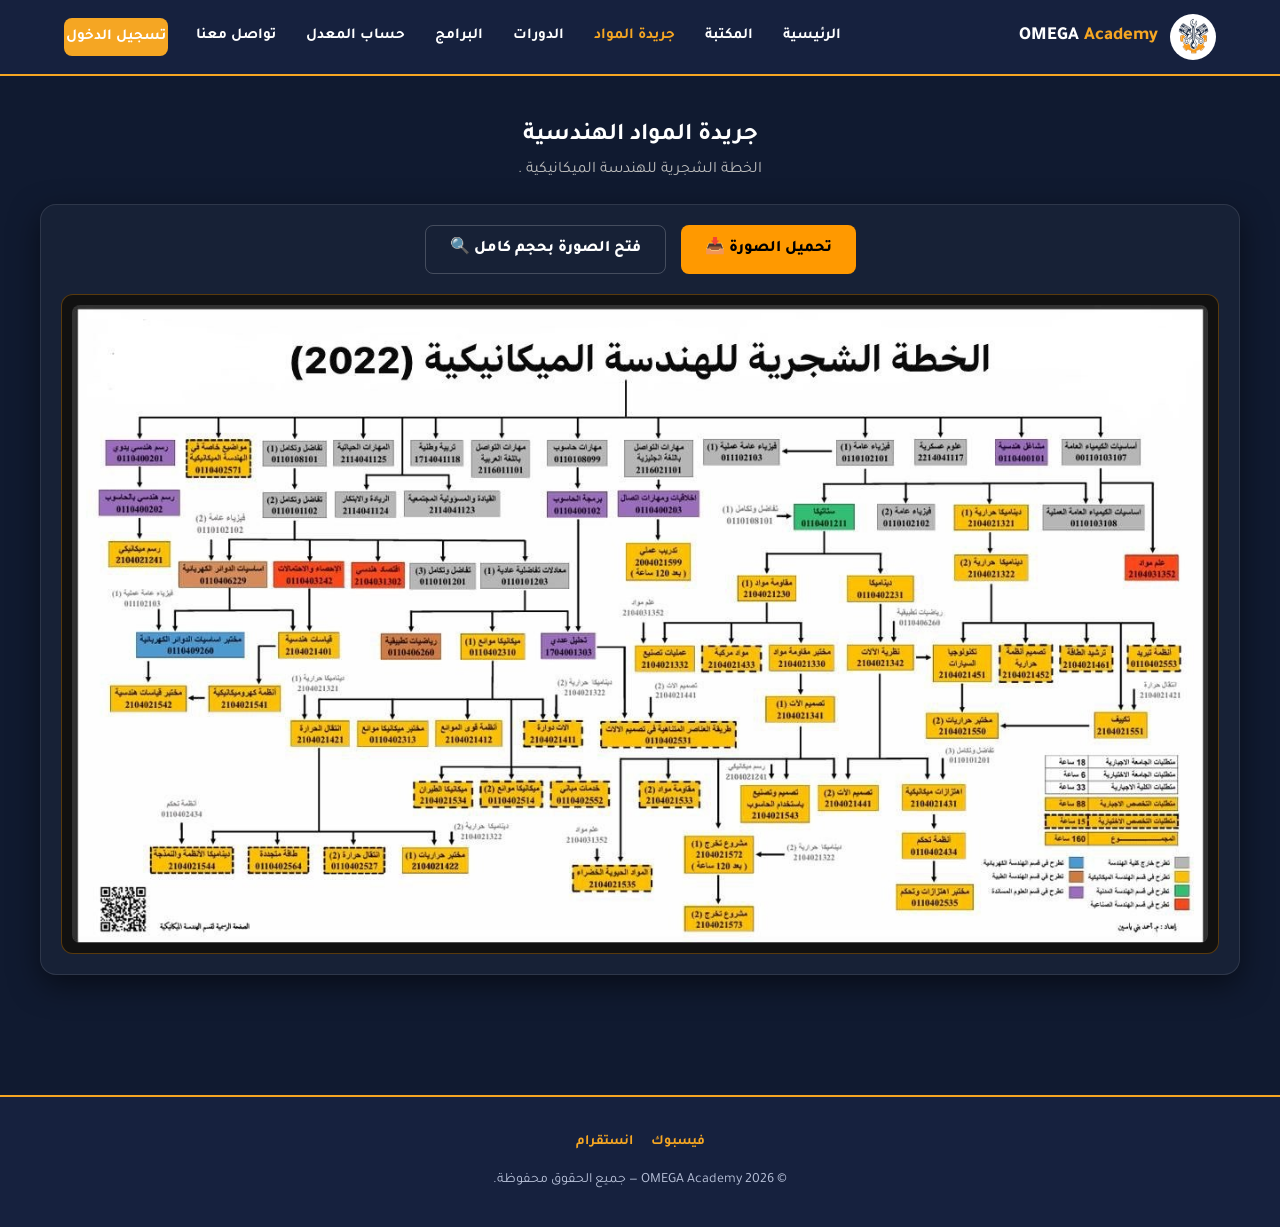
<file: subjects-newspaper.html>
<!DOCTYPE html>
<html lang="ar" dir="rtl">
<head>
  <meta charset="UTF-8">
  <meta name="viewport" content="width=device-width, initial-scale=1.0">
  <title>جريدة المواد | OMEGA Academy</title>

  <link rel="icon" href="./img/logo.png">
  <link href="https://fonts.googleapis.com/css2?family=Tajawal:wght@400;500;700;800&display=swap" rel="stylesheet">
  <link rel="stylesheet" href="./css/style.css">

  <style>
    .newspaper-section {
      padding: 40px 20px;
      min-height: 85vh;
      text-align: center;
    }
    .newspaper-container {
      max-width: 1200px;
      margin: 20px auto;
      background: rgba(255, 255, 255, 0.03);
      border: 1px solid rgba(255, 255, 255, 0.1);
      border-radius: 16px;
      padding: 20px;
      box-shadow: 0 10px 30px rgba(0,0,0,0.5);
    }
    .newspaper-actions {
      display: flex;
      justify-content: center;
      gap: 15px;
      margin-bottom: 20px;
      flex-wrap: wrap;
    }
    .btn-action {
      background: #ff9900;
      color: #000;
      padding: 10px 24px;
      border-radius: 8px;
      font-weight: 800;
      text-decoration: none;
      transition: all 0.3s ease;
      display: inline-flex;
      align-items: center;
      gap: 8px;
    }
    .btn-action:hover {
      background: #e68a00;
      transform: translateY(-2px);
    }
    .btn-outline-action {
      background: transparent;
      color: #fff;
      border: 1px solid rgba(255, 255, 255, 0.2);
    }
    .btn-outline-action:hover {
      background: rgba(255, 255, 255, 0.1);
      color: #ff9900;
    }
    .img-preview-wrapper {
      width: 100%;
      overflow-x: auto;
      border-radius: 12px;
      border: 1px solid rgba(255, 153, 0, 0.3);
      background: #111;
      padding: 10px;
    }
    .img-preview-wrapper img {
      width: 100%;
      min-width: 900px;
      height: auto;
      display: block;
      border-radius: 8px;
    }
  </style>
</head>
<body>

  <!-- شريط التنقل العلوي -->
  <nav class="navbar">
    <div class="brand">
      <img src="./img/logo.png" alt="شعار OMEGA Academy">
      <div class="brand-name">OMEGA <span>Academy</span></div>
    </div>
    <button class="navbar-toggle">☰</button>
    <ul class="nav-links">
      <li><a href="./index.html">الرئيسية</a></li>
      <li><a href="./resources.html">المكتبة</a></li>
      <li><a href="./subjects-newspaper.html" class="active">جريدة المواد</a></li>
      <li><a href="./courses.html">الدورات</a></li>
      <li><a href="./programs.html">البرامج</a></li>
      <li><a href="./gpa.html">حساب المعدل</a></li>
      <li><a href="./contact.html">تواصل معنا</a></li>
      <li id="auth-area"></li>
    </ul>
  </nav>

  <!-- قسم عرض جريدة المواد -->
  <section class="newspaper-section">
    <h1>جريدة <span>المواد الهندسية</span></h1>
    <p style="color: #bbb; margin-bottom: 20px;">الخطة الشجرية للهندسة الميكانيكية .</p>

    <div class="newspaper-container">
      <div class="newspaper-actions">
        <a href="./img/plan.jpg" download="الخطة الشجرية 2022.jpg" class="btn-action">
          تحميل الصورة 📥
        </a>
        <a href="./img/plan.jpg" target="_blank" class="btn-action btn-outline-action">
          فتح الصورة بحجم كامل 🔍
        </a>
      </div>

      <!-- عرض الصورة مباشرة -->
      <div class="img-preview-wrapper">
        <img src="./img/plan.jpg" alt="الخطة الشجرية للهندسة الميكانيكية 2022">
      </div>
    </div>
  </section>

  <!-- التذييل Footer -->
  <footer>
    <div class="social">
      <a href="https://www.facebook.com/share/1HXUwC6CDM/?mibextid=wwXIfr" target="_blank" rel="noopener">فيسبوك</a>
      <a href="https://www.instagram.com/omega__hu?igsi=MWMzbTNhemV3dDYzbA%3D%3D&utm_source=qr" target="_blank" rel="noopener">انستقرام</a>
    </div>
    <p>© 2026 OMEGA Academy — جميع الحقوق محفوظة.</p>
  </footer>

  <script src="./js/app.js"></script>
</body>
</html>
</file>
<file: css/style.css>
:root {
  --navy-dark: #101a30;
  --navy: #16213e;
  --navy-light: #1e2b4d;
  --orange: #f5a623;
  --orange-dark: #d98c0f;
  --white: #ffffff;
  --gray-text: #b8c1d9;
  --danger: #e74c3c;
  --success: #2ecc71;
  --radius: 10px;
}

* { box-sizing: border-box; margin: 0; padding: 0; }

html { scroll-behavior: smooth; }

body {
  font-family: 'Tajawal', 'Cairo', sans-serif;
  background: var(--navy-dark);
  color: var(--white);
  min-height: 100vh;
  line-height: 1.7;
}

a { text-decoration: none; color: inherit; }
ul { list-style: none; }
img { max-width: 100%; display: block; }
button { font-family: inherit; cursor: pointer; }

/* ---------- Navbar ---------- */
.navbar {
  display: flex;
  align-items: center;
  justify-content: space-between;
  padding: 14px 5%;
  background: var(--navy);
  border-bottom: 2px solid var(--orange);
  position: sticky;
  top: 0;
  z-index: 100;
  flex-wrap: wrap;
  gap: 10px;
}

.brand {
  display: flex;
  align-items: center;
  gap: 12px;
}

.brand img {
  width: 46px;
  height: 46px;
  border-radius: 50%;
  background: var(--white);
  padding: 3px;
}

.brand-name {
  font-weight: 800;
  font-size: 1.15rem;
}
.brand-name span { color: var(--orange); }

.nav-links {
  display: flex;
  align-items: center;
  gap: 26px;
  flex-wrap: wrap;
}

.nav-links a {
  font-weight: 600;
  font-size: 0.95rem;
  color: var(--white);
  transition: color .2s;
  padding: 6px 2px;
}
.nav-links a:hover, .nav-links a.active { color: var(--orange); }

.btn {
  display: inline-flex;
  align-items: center;
  gap: 8px;
  padding: 10px 20px;
  border-radius: 8px;
  border: none;
  font-weight: 700;
  font-size: 0.95rem;
  transition: transform .15s, opacity .15s;
}
.btn:hover { transform: translateY(-2px); }

.btn-orange { background: var(--orange); color: var(--navy-dark); }
.btn-orange:hover { background: var(--orange-dark); }

.btn-outline { background: transparent; border: 2px solid var(--orange); color: var(--orange); }
.btn-outline:hover { background: var(--orange); color: var(--navy-dark); }

.btn-danger { background: var(--danger); color: var(--white); }
.btn-small { padding: 6px 14px; font-size: 0.85rem; }

/* ---------- Hero ---------- */
.hero {
  position: relative;
  overflow: hidden;
  padding: 90px 5% 100px;
  text-align: center;
  background:
    radial-gradient(circle at 15% 30%, rgba(245,166,35,0.08) 0%, transparent 45%),
    radial-gradient(circle at 85% 70%, rgba(245,166,35,0.06) 0%, transparent 45%),
    var(--navy-dark);
}

.hero h1 {
  font-size: clamp(2rem, 5vw, 3.4rem);
  font-weight: 800;
  margin-bottom: 18px;
}

.hero .tagline {
  color: var(--orange);
  font-weight: 700;
  font-size: 1.2rem;
  margin-bottom: 18px;
}

.hero p.desc {
  color: var(--gray-text);
  max-width: 700px;
  margin: 0 auto 34px;
  font-size: 1.02rem;
}

.hero-actions {
  display: flex;
  justify-content: center;
  gap: 16px;
  flex-wrap: wrap;
}

/* ---------- Sections ---------- */
.section {
  padding: 70px 6%;
  max-width: 1200px;
  margin: 0 auto;
}

.section-title {
  text-align: center;
  font-size: 2rem;
  font-weight: 800;
  margin-bottom: 10px;
}

.section-subtitle {
  text-align: center;
  color: var(--gray-text);
  max-width: 620px;
  margin: 0 auto 46px;
}

.grid {
  display: grid;
  grid-template-columns: repeat(auto-fit, minmax(270px, 1fr));
  gap: 24px;
}

.card {
  background: var(--navy);
  border: 1px solid rgba(245,166,35,0.15);
  border-radius: var(--radius);
  padding: 26px;
  transition: transform .2s, border-color .2s;
}
.card:hover { transform: translateY(-4px); border-color: var(--orange); }

.card .badge {
  display: inline-block;
  background: rgba(245,166,35,0.15);
  color: var(--orange);
  font-size: 0.78rem;
  font-weight: 700;
  padding: 4px 12px;
  border-radius: 20px;
  margin-bottom: 12px;
}

.card h3 { font-size: 1.15rem; margin-bottom: 10px; }
.card p { color: var(--gray-text); font-size: 0.92rem; margin-bottom: 14px; }
.card .card-footer { display: flex; justify-content: space-between; align-items: center; gap: 8px; flex-wrap: wrap; }

/* ---------- Forms ---------- */
.auth-wrap {
  max-width: 440px;
  margin: 70px auto;
  background: var(--navy);
  border: 1px solid rgba(245,166,35,0.2);
  border-radius: 14px;
  padding: 40px 34px;
}
.auth-wrap h2 { text-align: center; margin-bottom: 6px; font-size: 1.6rem; }
.auth-wrap p.sub { text-align: center; color: var(--gray-text); margin-bottom: 28px; font-size: 0.9rem; }

.field { margin-bottom: 18px; }
.field label { display: block; margin-bottom: 8px; font-weight: 700; font-size: 0.9rem; }
.field input, .field select, .field textarea {
  width: 100%;
  padding: 12px 14px;
  border-radius: 8px;
  border: 1px solid rgba(255,255,255,0.15);
  background: var(--navy-light);
  color: var(--white);
  font-family: inherit;
  font-size: 0.95rem;
}
.field input:focus, .field select:focus, .field textarea:focus {
  outline: none;
  border-color: var(--orange);
}

.form-msg {
  padding: 10px 14px;
  border-radius: 8px;
  margin-bottom: 16px;
  font-size: 0.88rem;
  display: none;
}
.form-msg.error { display: block; background: rgba(231,76,60,0.15); color: #ff8577; }
.form-msg.success { display: block; background: rgba(46,204,113,0.15); color: #6fe39c; }

.auth-switch { text-align: center; margin-top: 20px; font-size: 0.9rem; color: var(--gray-text); }
.auth-switch a { color: var(--orange); font-weight: 700; }

/* ---------- Tables ---------- */
table { width: 100%; border-collapse: collapse; }
th, td {
  padding: 12px 10px;
  text-align: right;
  border-bottom: 1px solid rgba(255,255,255,0.08);
  font-size: 0.9rem;
}
th { color: var(--orange); font-weight: 700; }

.table-wrap {
  background: var(--navy);
  border-radius: var(--radius);
  padding: 20px;
  overflow-x: auto;
  border: 1px solid rgba(245,166,35,0.15);
}

/* ---------- Tabs (admin) ---------- */
.tabs { display: flex; gap: 10px; margin-bottom: 28px; flex-wrap: wrap; }
.tab-btn {
  padding: 10px 18px;
  border-radius: 8px;
  background: var(--navy);
  color: var(--gray-text);
  font-weight: 700;
  border: 1px solid rgba(255,255,255,0.1);
}
.tab-btn.active { background: var(--orange); color: var(--navy-dark); border-color: var(--orange); }
.tab-panel { display: none; }
.tab-panel.active { display: block; }

/* ---------- GPA ---------- */
.gpa-summary {
  background: var(--navy);
  border: 1px solid rgba(245,166,35,0.25);
  border-radius: var(--radius);
  padding: 24px;
  text-align: center;
  margin-bottom: 26px;
}
.gpa-summary .value { font-size: 2.6rem; font-weight: 800; color: var(--orange); }
.gpa-summary .label { color: var(--gray-text); font-size: 0.9rem; }

.course-row {
  display: grid;
  grid-template-columns: 2fr 1fr 1fr auto;
  gap: 10px;
  align-items: center;
  margin-bottom: 10px;
}

/* ---------- Filters ---------- */
.filters { display: flex; gap: 10px; margin-bottom: 30px; flex-wrap: wrap; justify-content: center; }
.filters button {
  padding: 8px 18px;
  border-radius: 20px;
  border: 1px solid rgba(245,166,35,0.4);
  background: transparent;
  color: var(--white);
  font-weight: 600;
  font-size: 0.85rem;
}
.filters button.active { background: var(--orange); color: var(--navy-dark); border-color: var(--orange); }

/* ---------- Footer ---------- */
footer {
  background: var(--navy);
  border-top: 2px solid var(--orange);
  padding: 34px 6%;
  text-align: center;
  color: var(--gray-text);
  font-size: 0.88rem;
  margin-top: 60px;
}
footer .social { display: flex; justify-content: center; gap: 18px; margin-bottom: 14px; }
footer .social a { color: var(--orange); font-weight: 700; }

/* ---------- Utility ---------- */
.center { text-align: center; }
.mt-20 { margin-top: 20px; }
.hidden { display: none !important; }
.empty-state { text-align: center; color: var(--gray-text); padding: 40px 0; }

.navbar-toggle { display: none; }

@media (max-width: 860px) {
  .nav-links {
    display: none;
    width: 100%;
    flex-direction: column;
    align-items: flex-start;
    gap: 14px;
    background: var(--navy);
    padding: 16px 0;
  }
  .nav-links.open { display: flex; }
  .navbar-toggle {
    display: block;
    background: transparent;
    border: none;
    color: var(--white);
    font-size: 1.6rem;
  }
  .course-row { grid-template-columns: 1fr 1fr; }
}

/* ---------- GPA calculator v2 ---------- */
.gpa-page { max-width: 1000px; margin-left: auto; margin-right: auto; }
.gpa-box { background: var(--navy); border: 1px solid rgba(245,166,35,0.18); border-radius: 14px; padding: 24px; }
.gpa-box fieldset { border: 1px solid rgba(255,255,255,0.12); border-radius: 12px; padding: 20px; margin-bottom: 20px; }
.gpa-box legend { color: var(--orange); font-weight: 800; padding: 0 10px; }
.gpa-fields.two-col { display: grid; grid-template-columns: 1fr 1fr; gap: 16px; }
.gpa-box .field { margin-bottom: 0; }
.gpa-box input, .gpa-box select { width: 100%; padding: 11px 12px; border-radius: 8px; border: 1px solid rgba(255,255,255,0.15); background: var(--navy-light); color: var(--white); font-family: inherit; font-size: .93rem; }
.gpa-box input:focus, .gpa-box select:focus { outline: none; border-color: var(--orange); }
.course-head, .gpa-course-row { display: grid; grid-template-columns: .8fr 1fr .9fr 1.25fr auto; gap: 10px; align-items: center; }
.course-head { color: var(--gray-text); font-size: .82rem; font-weight: 700; margin-bottom: 8px; padding: 0 2px; }
.gpa-course-row { margin-bottom: 10px; }
.gpa-actions { display: flex; align-items: center; gap: 12px; flex-wrap: wrap; margin-top: 6px; }
.gpa-results { display: grid; grid-template-columns: repeat(4, 1fr); gap: 12px; margin-top: 24px; }
.result-card { text-align: center; padding: 18px 12px; background: var(--navy-light); border: 1px solid rgba(245,166,35,0.18); border-radius: 10px; }
.result-value { color: var(--orange); font-size: 1.8rem; font-weight: 800; }
.result-label { color: var(--gray-text); font-size: .82rem; line-height: 1.5; margin-top: 4px; }
@media (max-width: 760px) {
  .gpa-fields.two-col { grid-template-columns: 1fr; }
  .course-head { display: none; }
  .gpa-course-row { grid-template-columns: 1fr 1fr; }
  .gpa-course-row .remove-course { grid-column: 1 / -1; }
  .gpa-results { grid-template-columns: 1fr 1fr; }
}
@media (max-width: 460px) { .gpa-results { grid-template-columns: 1fr; } }
</file>
